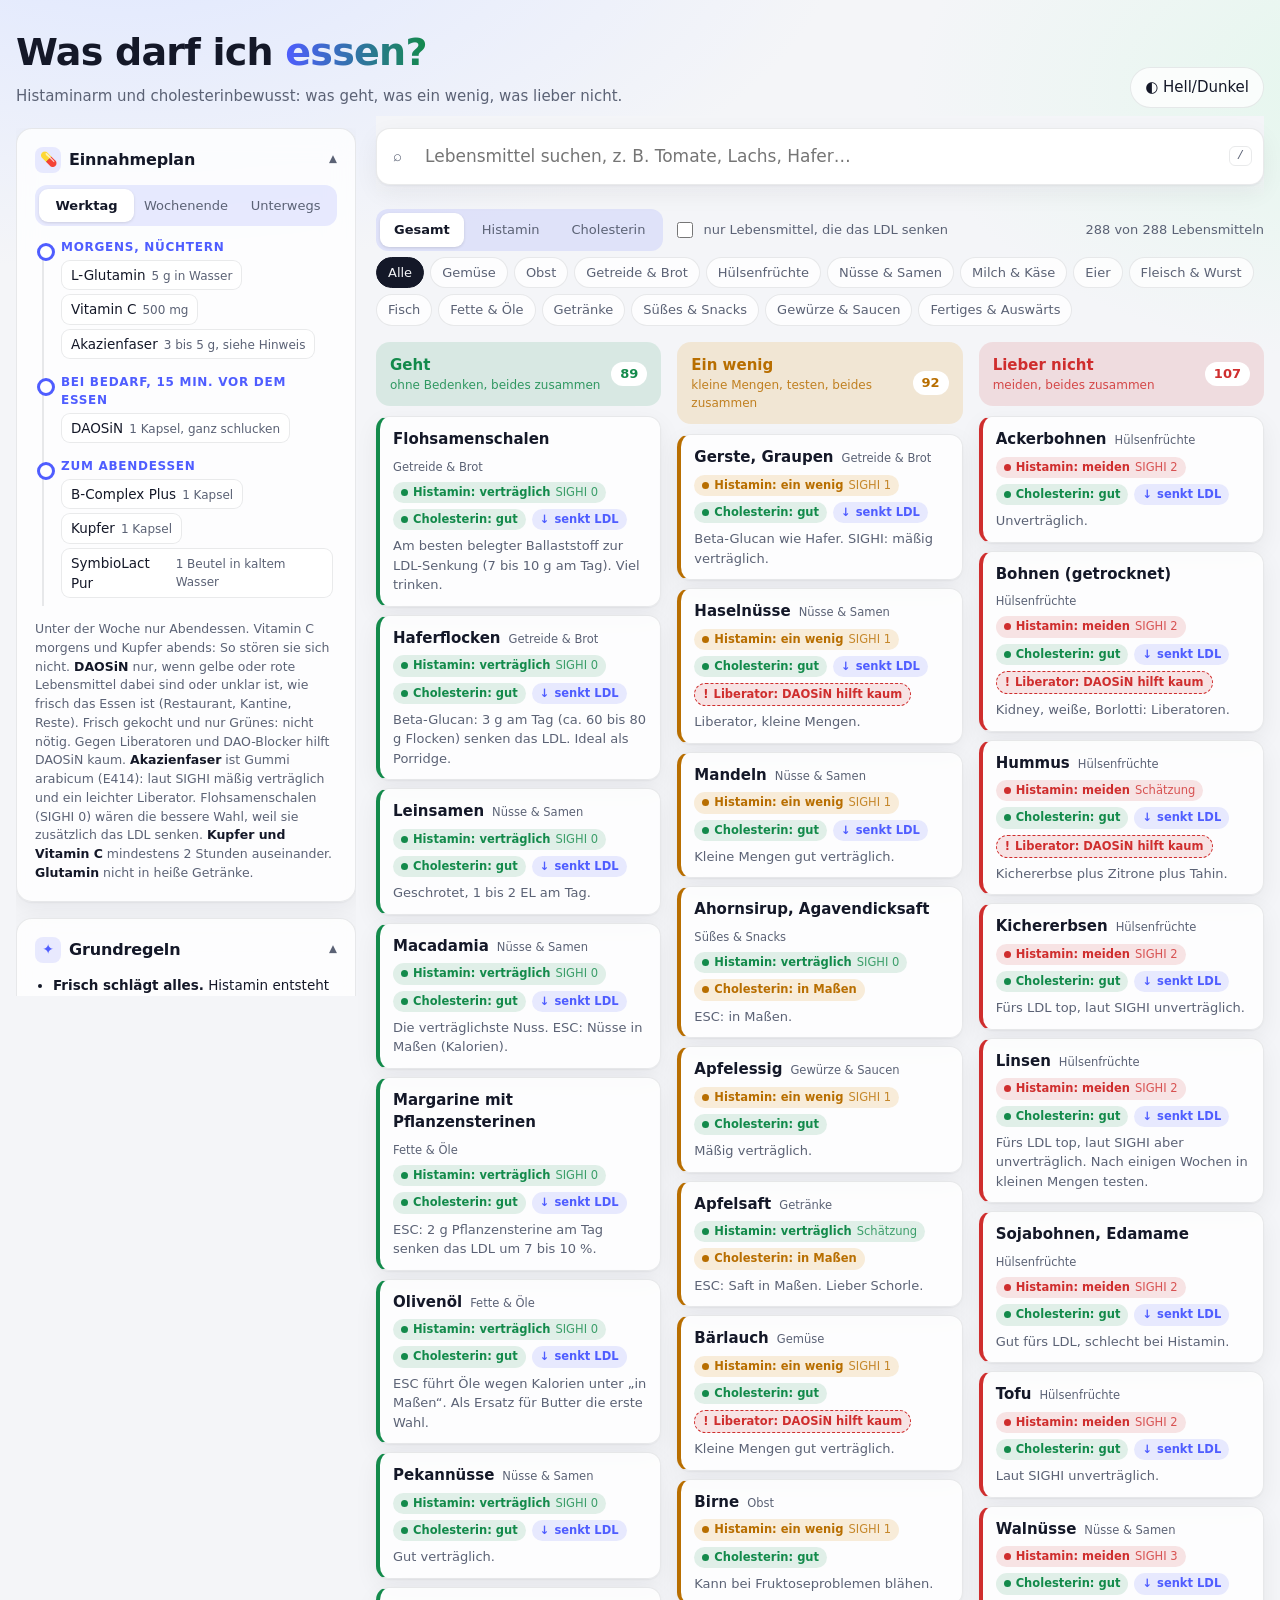
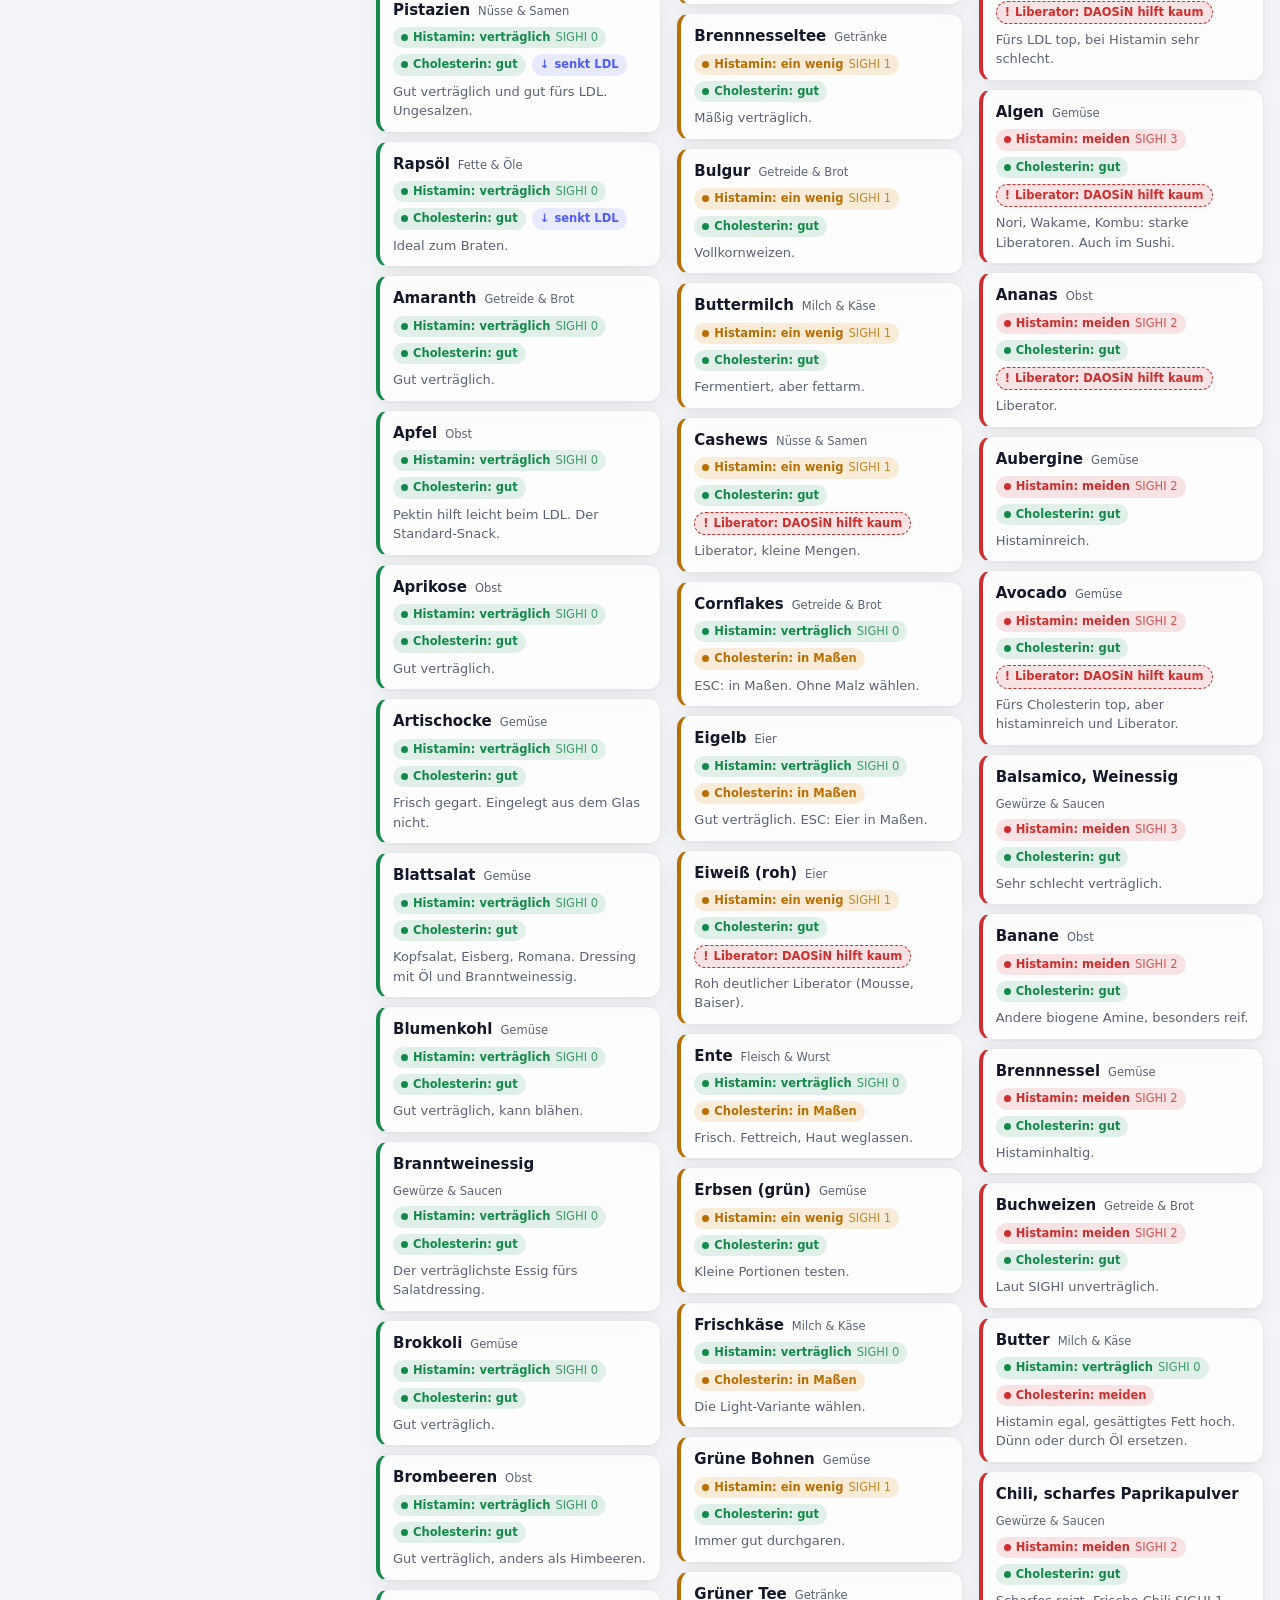
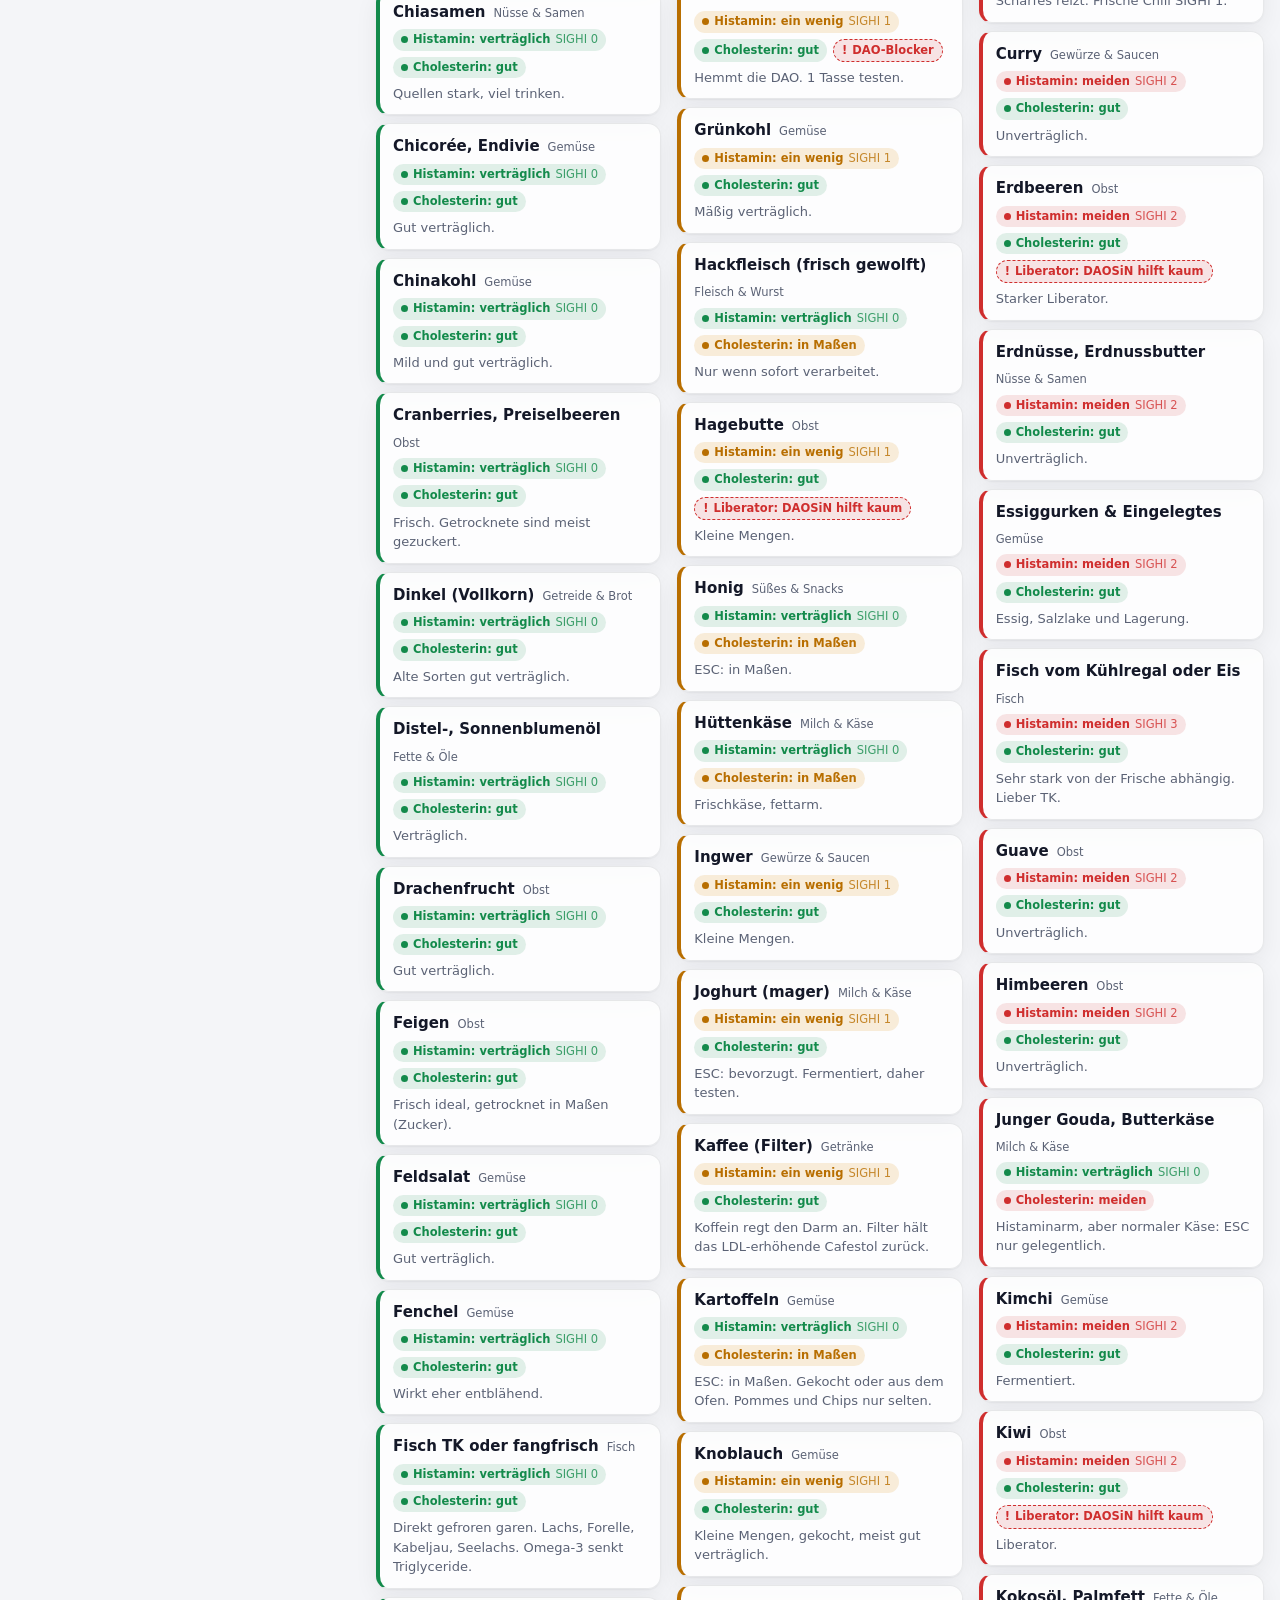
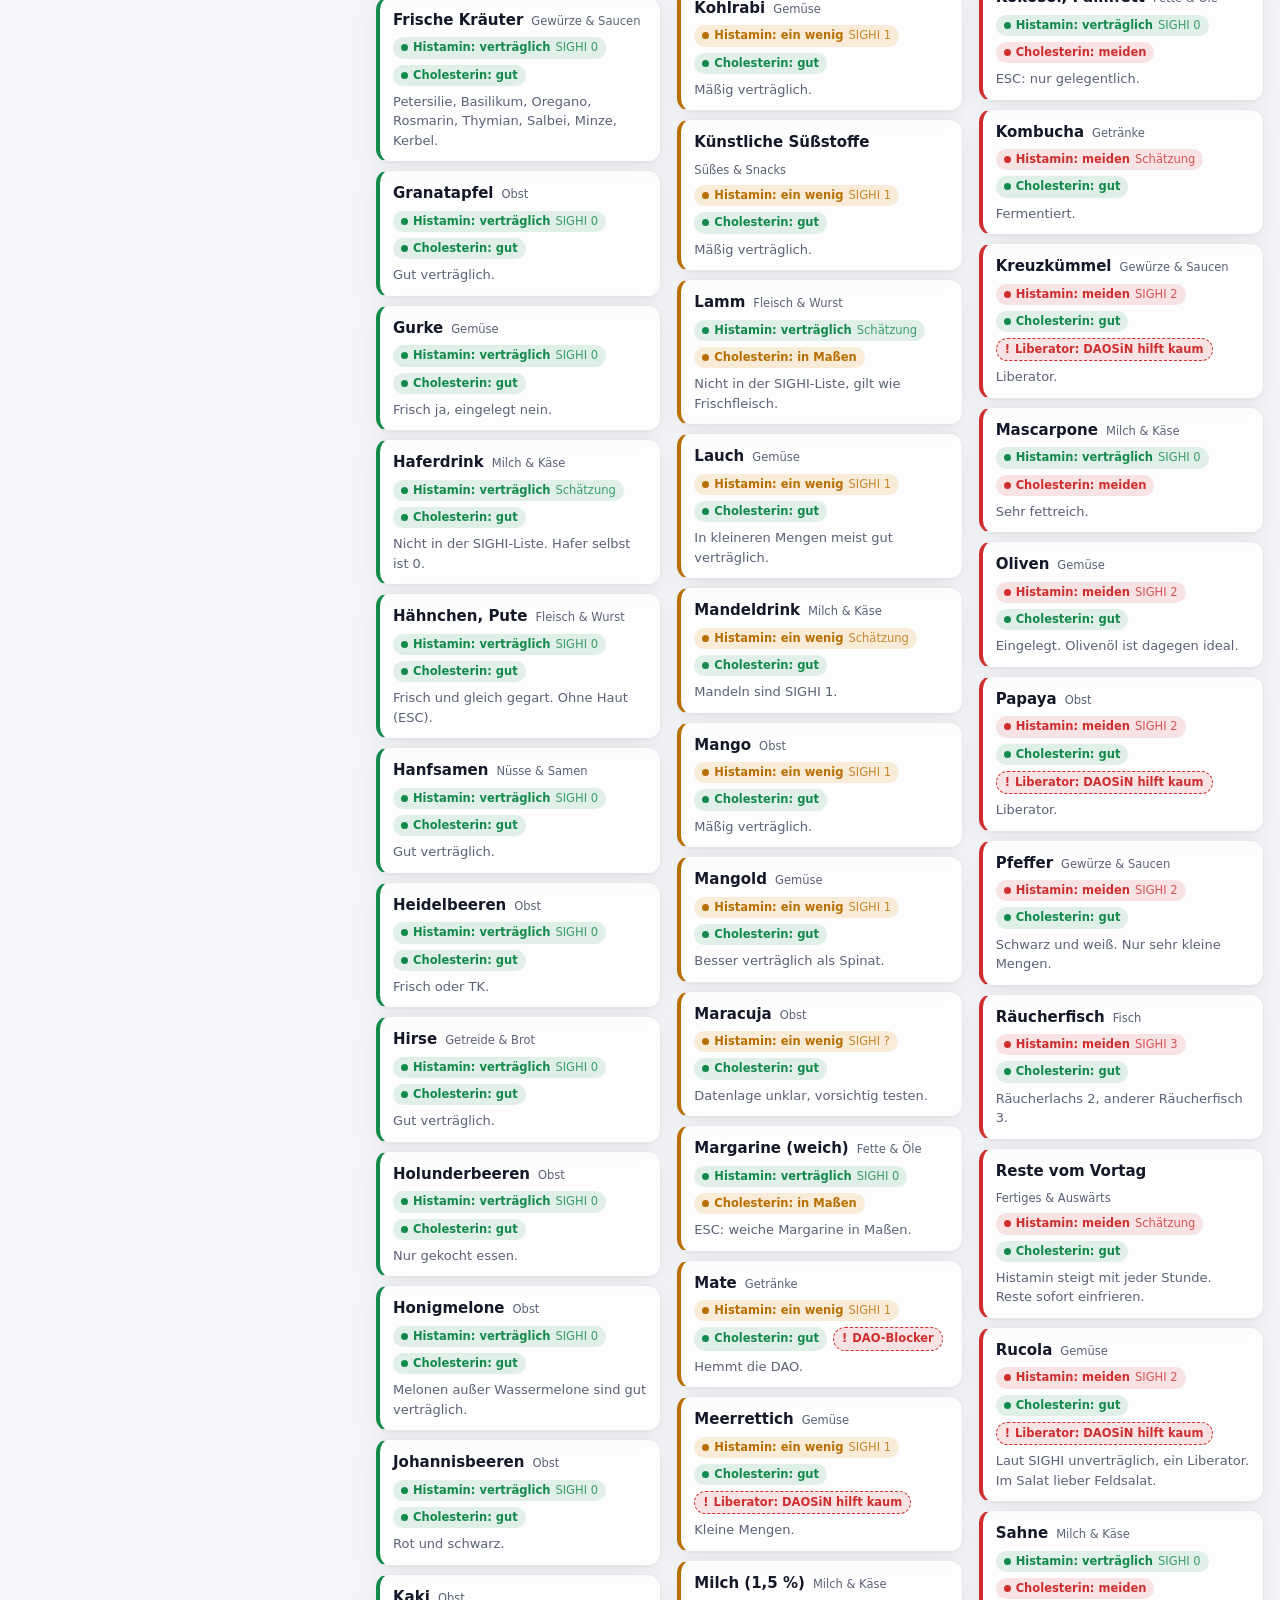
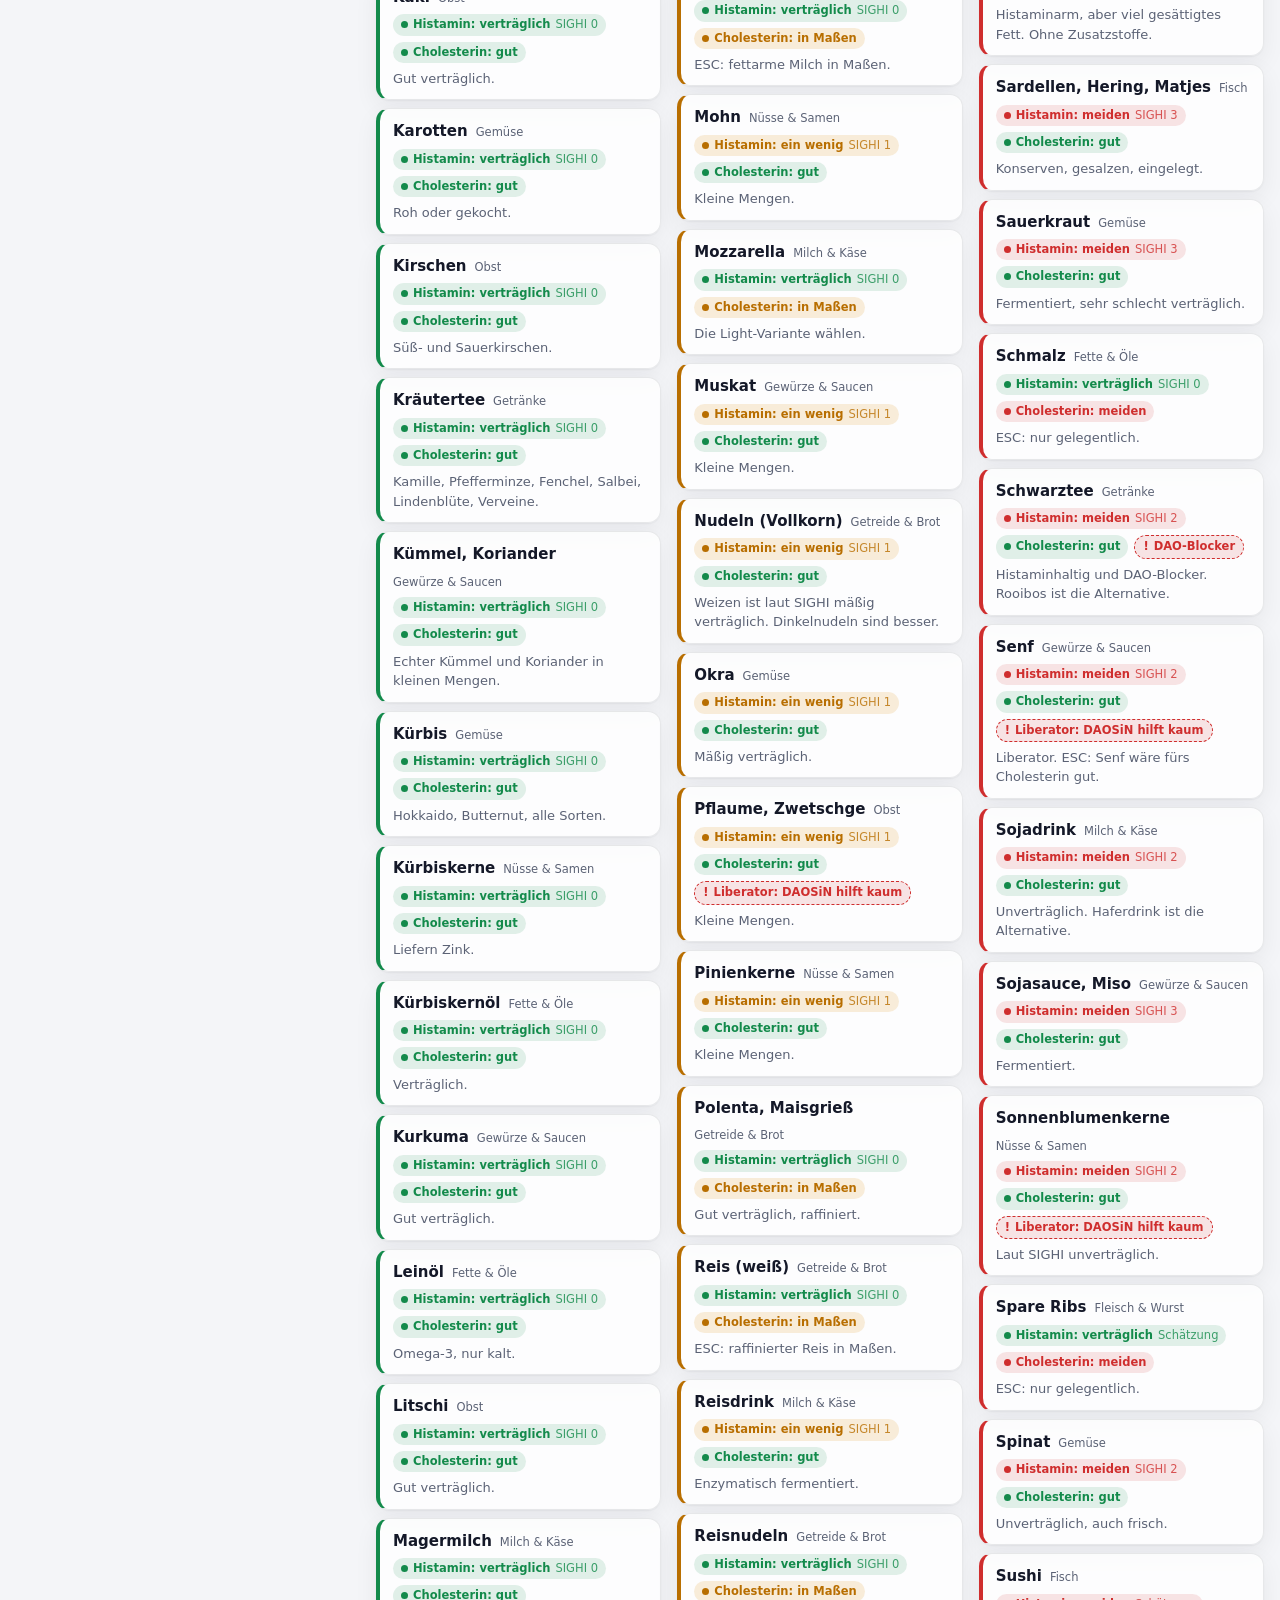
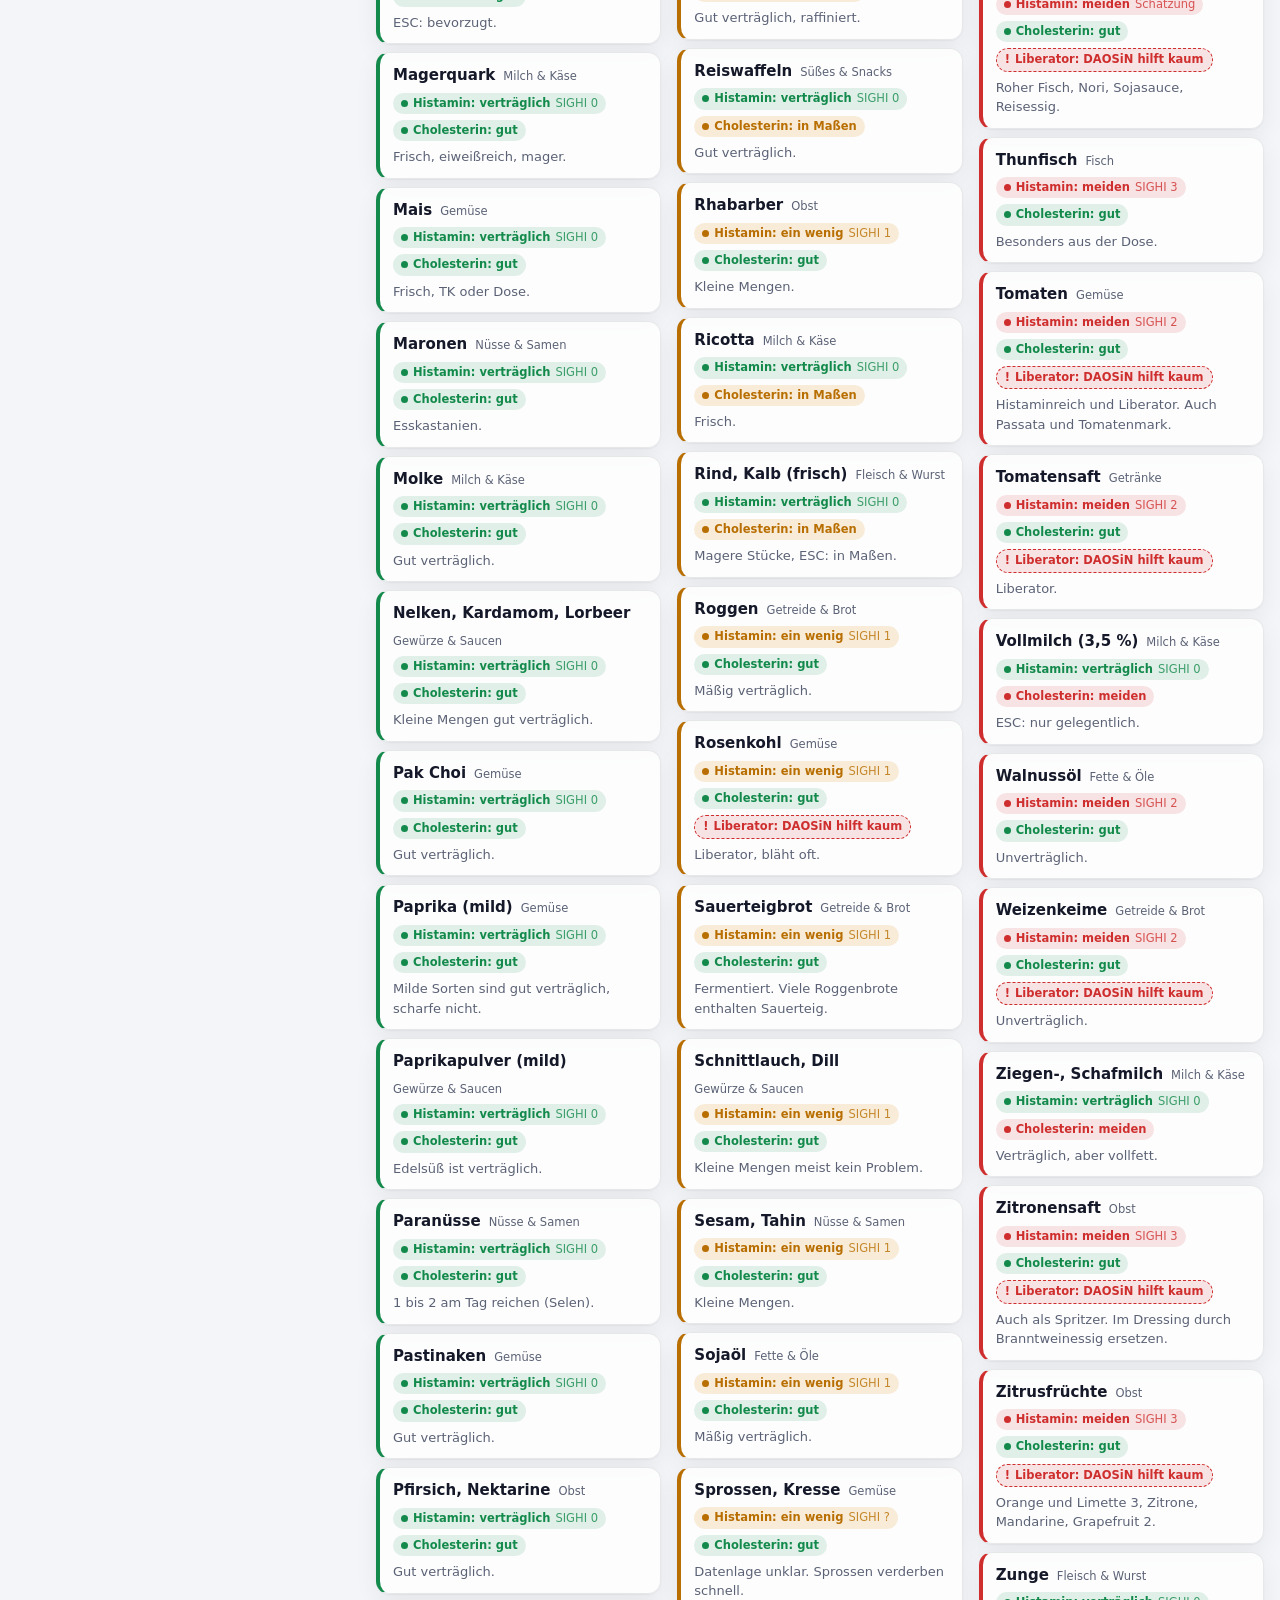
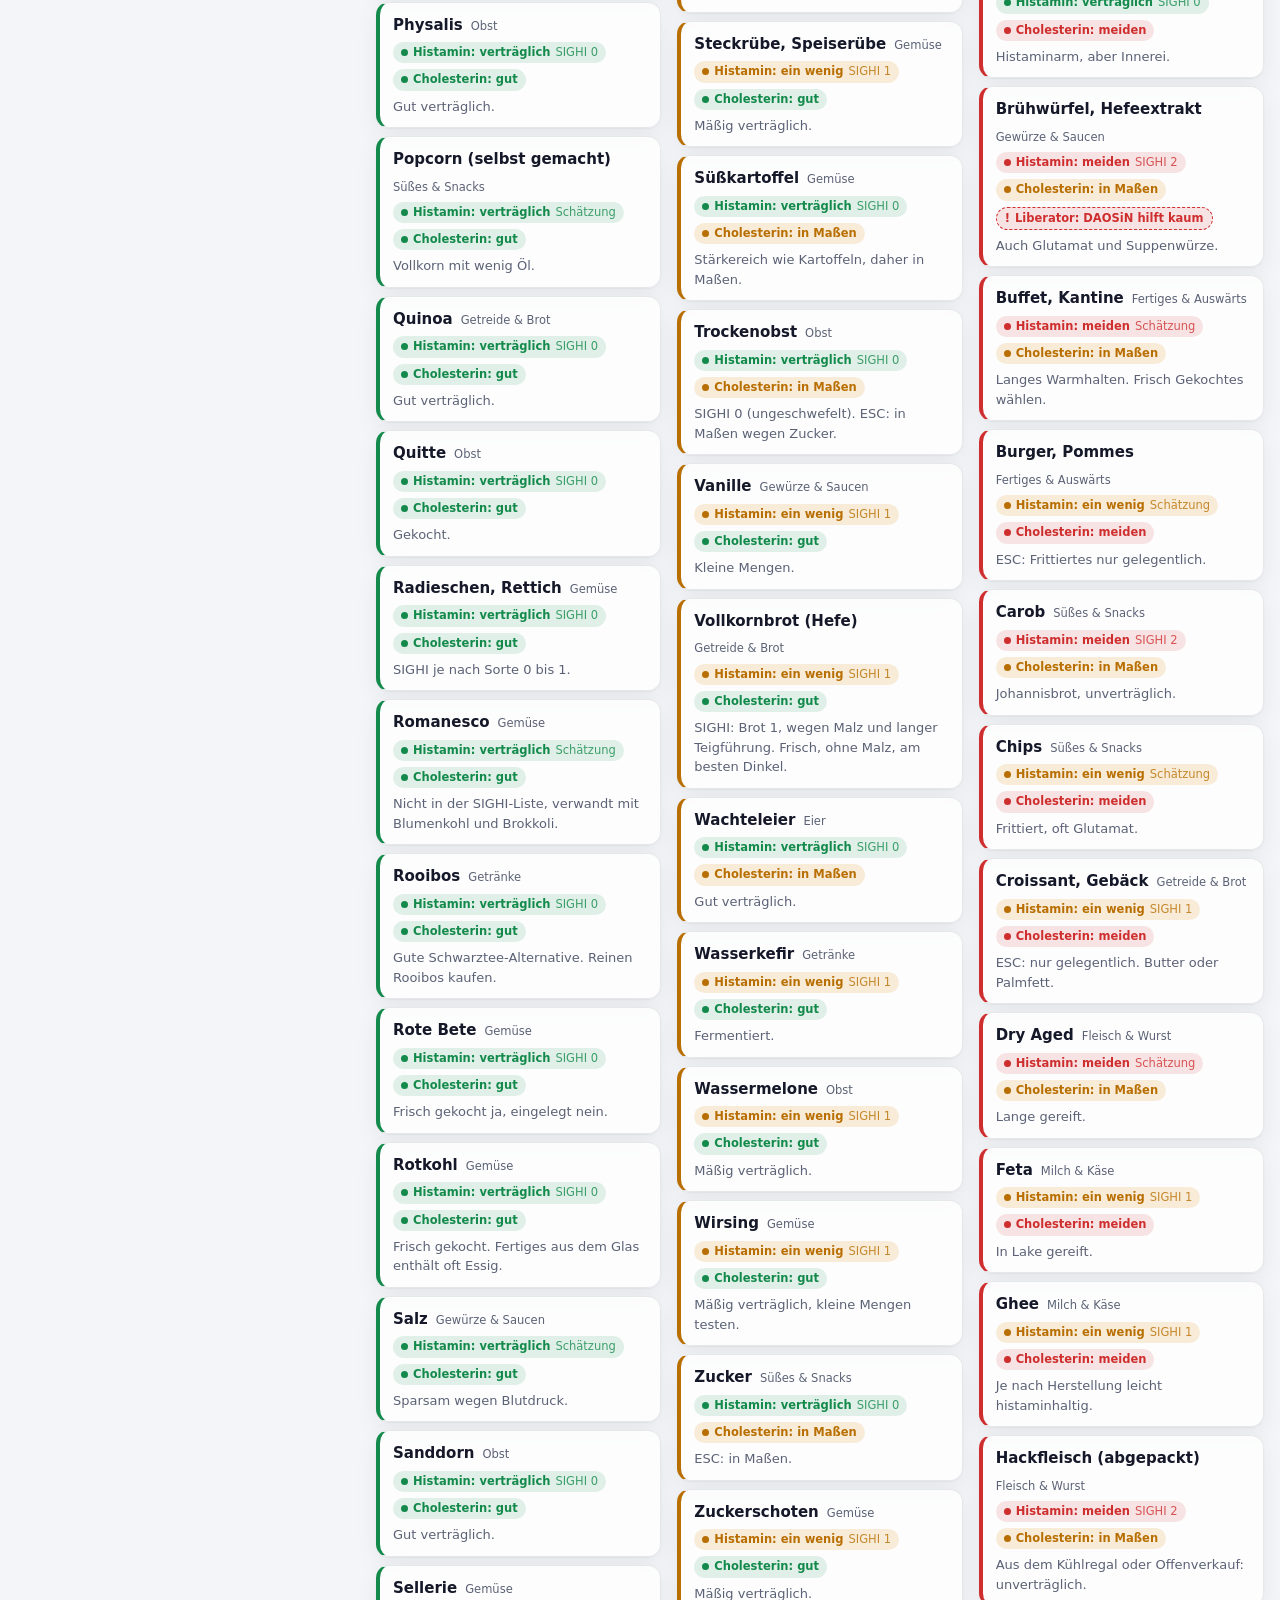
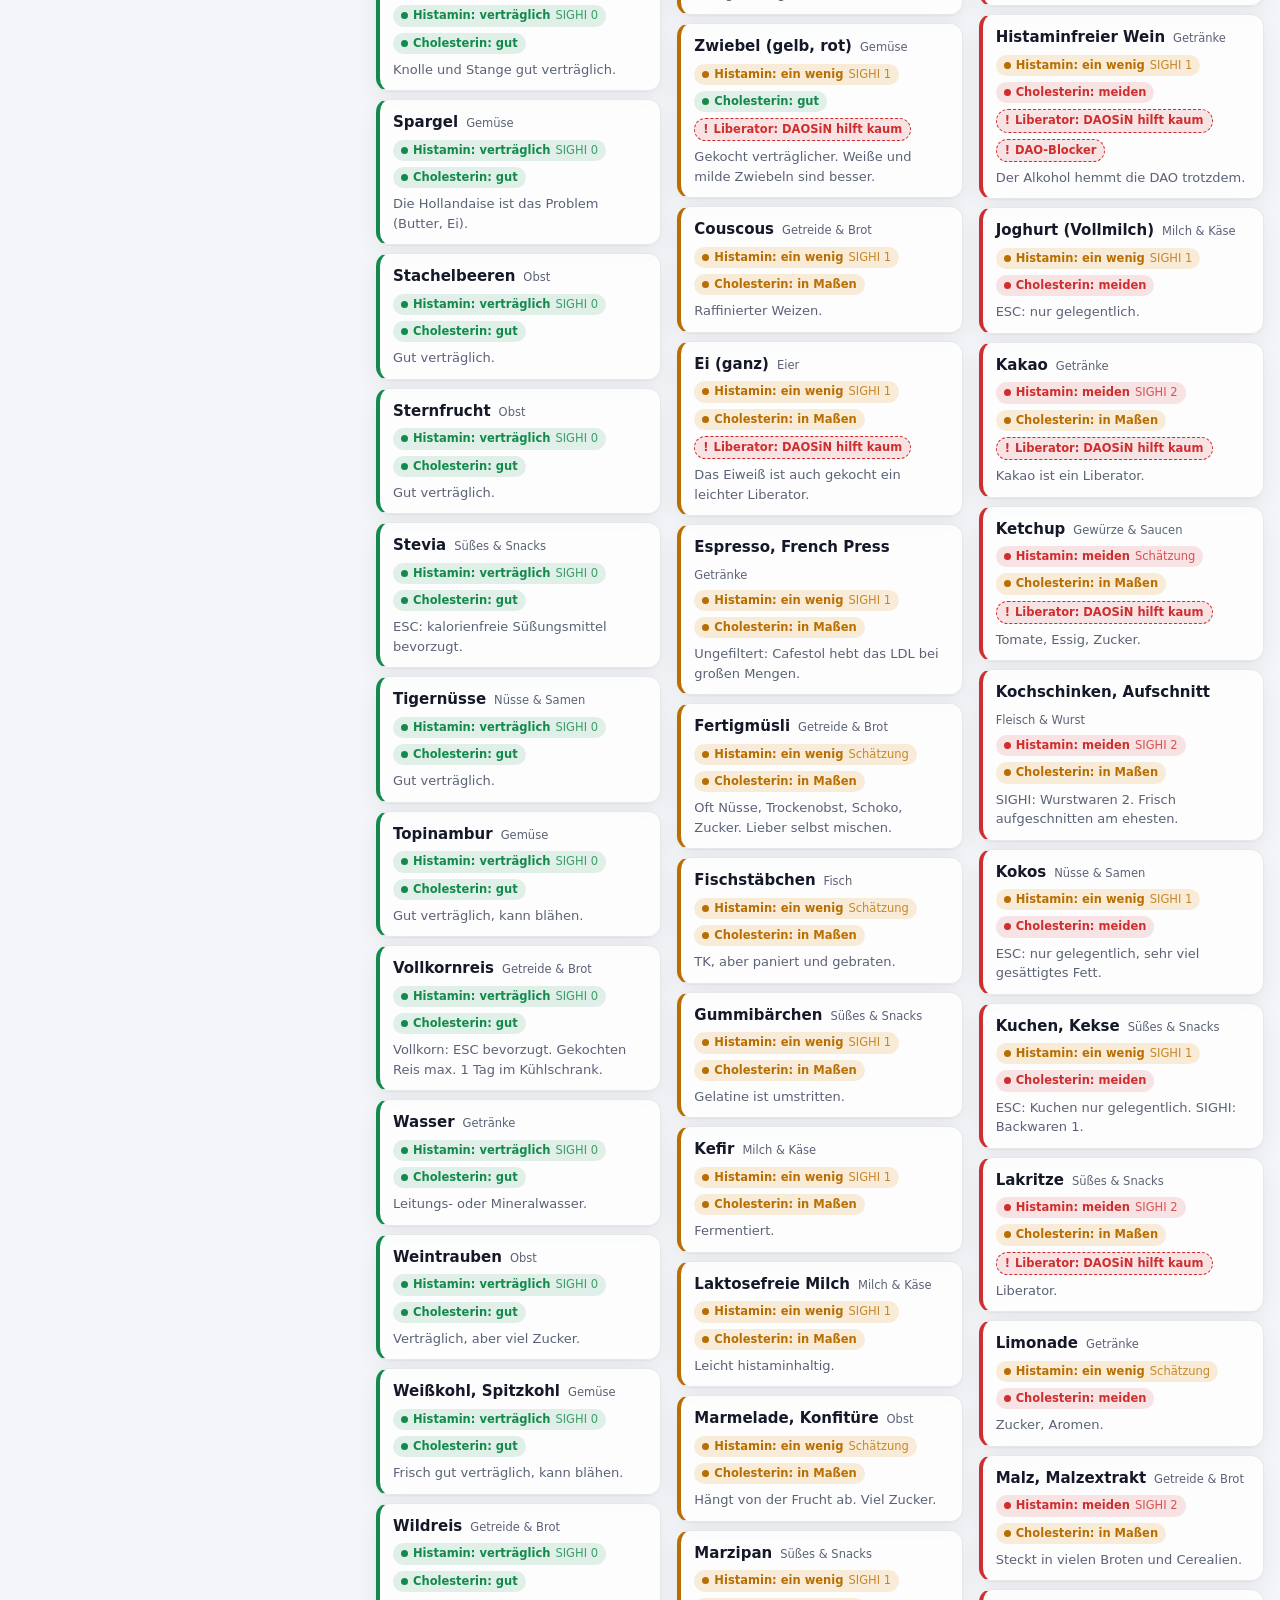
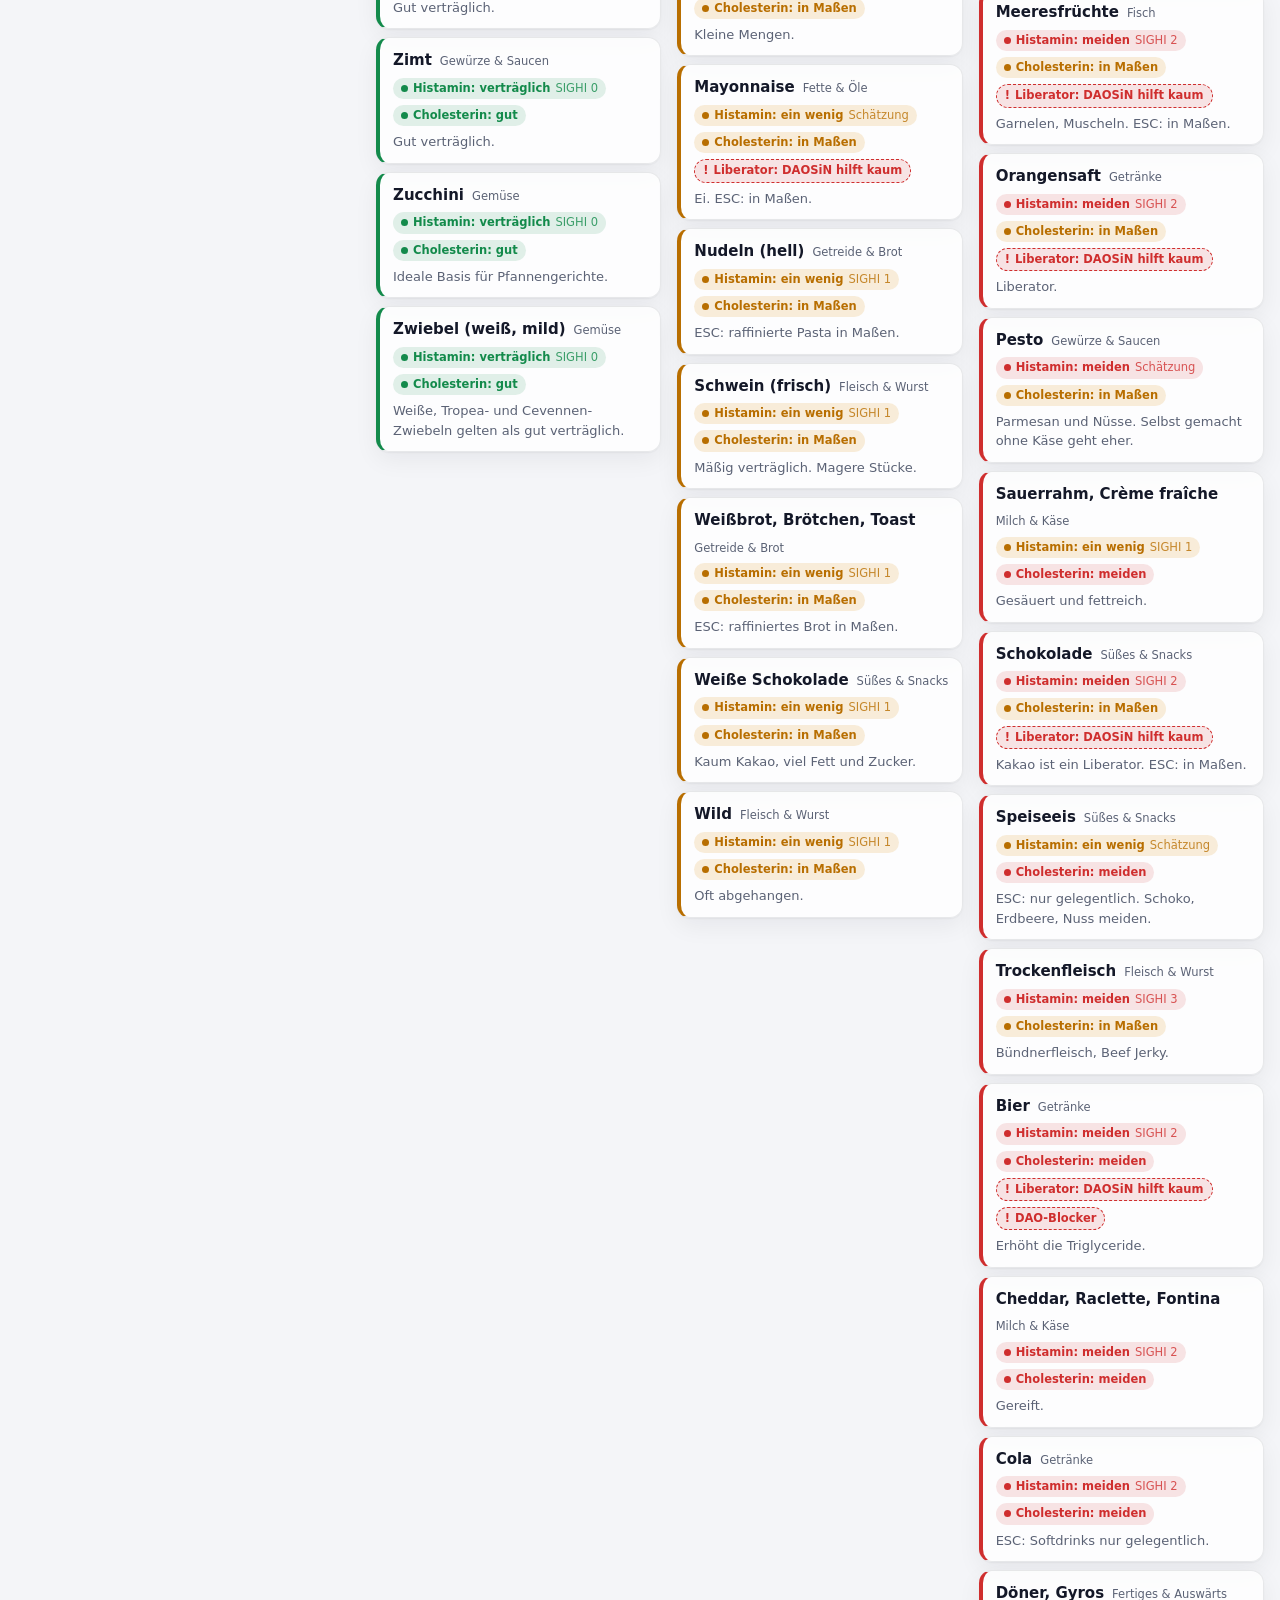
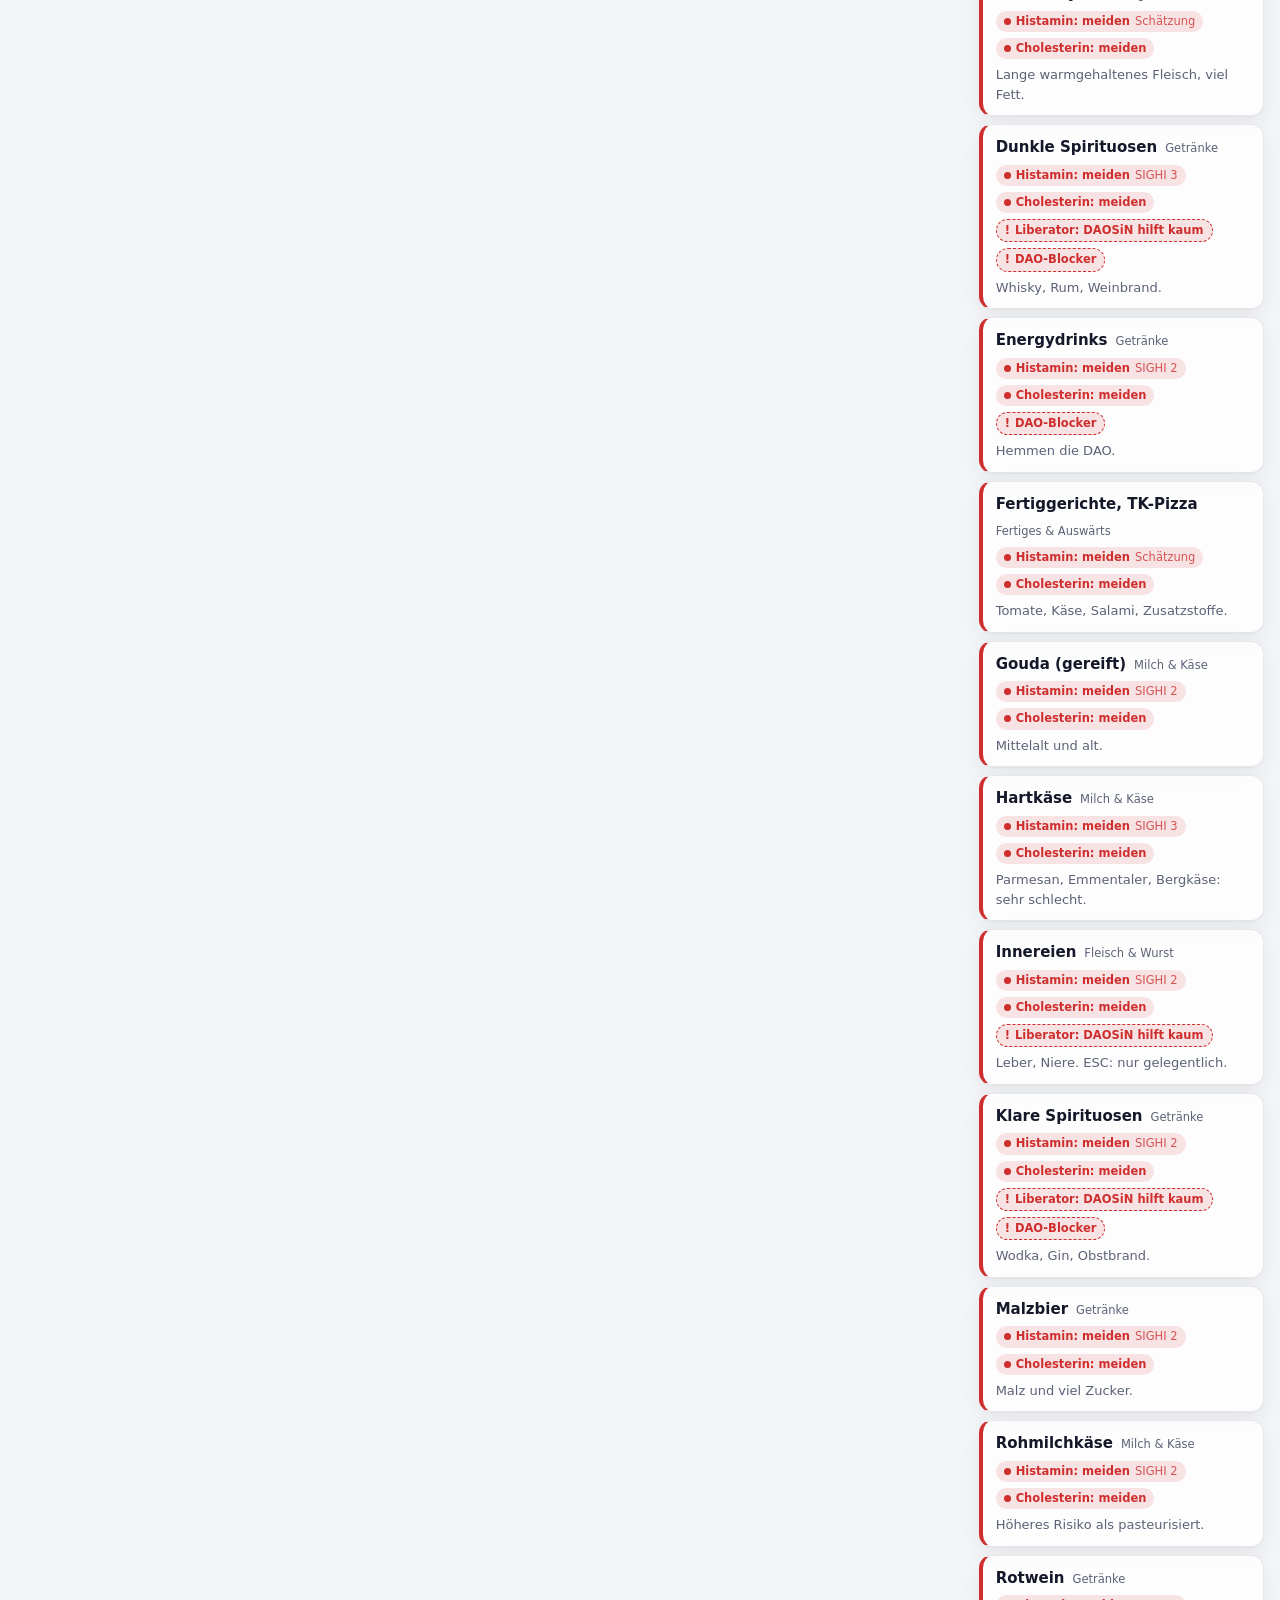
<file: static/essen/index.html>
<!doctype html>
<html lang="de">
<head>
<meta charset="utf-8">
<meta name="viewport" content="width=device-width, initial-scale=1">
<meta name="robots" content="noindex, nofollow, noarchive">
<title>Was darf ich essen?</title>
<style>
:root {
  --bg: #f4f5f8;
  --bg-grad: radial-gradient(1200px 600px at 10% -10%, #dfe7ff 0%, transparent 60%),
             radial-gradient(900px 500px at 110% 10%, #e3f7ec 0%, transparent 55%);
  --surface: rgba(255, 255, 255, 0.78);
  --surface-solid: #ffffff;
  --border: rgba(20, 24, 40, 0.09);
  --text: #141828;
  --muted: #5b6275;
  --accent: #4f5dff;
  --accent-soft: rgba(79, 93, 255, 0.12);
  --ok: #138a4b;
  --ok-soft: rgba(19, 138, 75, 0.12);
  --mid: #b86e00;
  --mid-soft: rgba(219, 140, 10, 0.15);
  --bad: #cf2e2e;
  --bad-soft: rgba(207, 46, 46, 0.12);
  --shadow: 0 1px 2px rgba(16, 20, 40, 0.05), 0 8px 24px rgba(16, 20, 40, 0.06);
  --radius: 16px;
}
@media (prefers-color-scheme: dark) {
  :root:not([data-theme="light"]) {
    --bg: #0d0f17;
    --bg-grad: radial-gradient(1200px 600px at 10% -10%, #1b2250 0%, transparent 60%),
               radial-gradient(900px 500px at 110% 10%, #0f3324 0%, transparent 55%);
    --surface: rgba(24, 27, 40, 0.78);
    --surface-solid: #181b28;
    --border: rgba(255, 255, 255, 0.08);
    --text: #e9ebf3;
    --muted: #9aa1b5;
    --accent: #8b95ff;
    --accent-soft: rgba(139, 149, 255, 0.16);
    --ok: #4ad68b;
    --ok-soft: rgba(74, 214, 139, 0.14);
    --mid: #f3b047;
    --mid-soft: rgba(243, 176, 71, 0.15);
    --bad: #ff6b6b;
    --bad-soft: rgba(255, 107, 107, 0.14);
    --shadow: 0 1px 2px rgba(0, 0, 0, 0.3), 0 8px 24px rgba(0, 0, 0, 0.25);
  }
}
:root[data-theme="dark"] {
  --bg: #0d0f17;
  --bg-grad: radial-gradient(1200px 600px at 10% -10%, #1b2250 0%, transparent 60%),
             radial-gradient(900px 500px at 110% 10%, #0f3324 0%, transparent 55%);
  --surface: rgba(24, 27, 40, 0.78);
  --surface-solid: #181b28;
  --border: rgba(255, 255, 255, 0.08);
  --text: #e9ebf3;
  --muted: #9aa1b5;
  --accent: #8b95ff;
  --accent-soft: rgba(139, 149, 255, 0.16);
  --ok: #4ad68b;
  --ok-soft: rgba(74, 214, 139, 0.14);
  --mid: #f3b047;
  --mid-soft: rgba(243, 176, 71, 0.15);
  --bad: #ff6b6b;
  --bad-soft: rgba(255, 107, 107, 0.14);
  --shadow: 0 1px 2px rgba(0, 0, 0, 0.3), 0 8px 24px rgba(0, 0, 0, 0.25);
}

* { box-sizing: border-box; }
html { -webkit-text-size-adjust: 100%; }
body {
  margin: 0;
  font: 15px/1.5 system-ui, -apple-system, "Segoe UI", Roboto, "Helvetica Neue", sans-serif;
  color: var(--text);
  background: var(--bg-grad), var(--bg);
  background-attachment: fixed;
  min-height: 100vh;
}
.wrap { max-width: 1320px; margin: 0 auto; padding: 24px 16px 64px; }

header.top { display: flex; align-items: flex-end; justify-content: space-between; gap: 16px;
  flex-wrap: wrap; margin-bottom: 20px; }
header.top h1 { margin: 0; font-size: clamp(26px, 4vw, 38px); letter-spacing: -0.02em;
  font-weight: 750; }
header.top h1 span { background: linear-gradient(90deg, var(--accent), var(--ok));
  -webkit-background-clip: text; background-clip: text; color: transparent; }
header.top p { margin: 4px 0 0; color: var(--muted); }
.theme-btn { border: 1px solid var(--border); background: var(--surface); color: var(--text);
  border-radius: 999px; padding: 8px 14px; cursor: pointer; font: inherit; }

.layout { display: grid; grid-template-columns: 340px minmax(0, 1fr); gap: 20px;
  align-items: start; }
@media (max-width: 960px) { .layout { grid-template-columns: 1fr; } }

.panel { background: var(--surface); backdrop-filter: blur(14px);
  -webkit-backdrop-filter: blur(14px); border: 1px solid var(--border);
  border-radius: var(--radius); box-shadow: var(--shadow); padding: 18px; }
aside { display: grid; gap: 16px; position: sticky; top: 16px; max-height: calc(100vh - 32px);
  overflow: auto; scrollbar-width: thin; }
@media (max-width: 960px) { aside { position: static; max-height: none; } }
.panel h2 { margin: 0 0 10px; font-size: 16px; letter-spacing: -0.01em; display: flex;
  align-items: center; gap: 8px; }
.panel h2 .ico { width: 26px; height: 26px; border-radius: 8px; display: grid;
  place-items: center; background: var(--accent-soft); color: var(--accent); font-size: 14px; }

.seg { display: flex; gap: 4px; padding: 4px; background: var(--accent-soft);
  border-radius: 12px; margin-bottom: 12px; }
.seg button { flex: 1; border: 0; background: transparent; color: var(--muted); font: inherit;
  font-size: 13px; padding: 7px 6px; border-radius: 9px; cursor: pointer;
  transition: background .2s, color .2s; white-space: nowrap; }
.seg button[aria-pressed="true"] { background: var(--surface-solid); color: var(--text);
  box-shadow: 0 1px 3px rgba(0,0,0,.12); font-weight: 600; }

.timeline { list-style: none; margin: 0; padding: 0; position: relative; }
.timeline::before { content: ""; position: absolute; left: 7px; top: 6px; bottom: 6px;
  width: 2px; background: var(--border); }
.timeline li { position: relative; padding: 0 0 14px 26px; animation: rise .35s ease both; }
.timeline li::before { content: ""; position: absolute; left: 2px; top: 5px; width: 12px;
  height: 12px; border-radius: 50%; background: var(--surface-solid);
  border: 3px solid var(--accent); }
.timeline .when { font-size: 12px; text-transform: uppercase; letter-spacing: .06em;
  color: var(--accent); font-weight: 700; }
.pill { display: inline-flex; align-items: baseline; gap: 6px; margin: 4px 4px 0 0;
  padding: 4px 9px; border-radius: 9px; background: var(--surface-solid);
  border: 1px solid var(--border); font-size: 13.5px; }
.pill small { color: var(--muted); font-size: 12px; }
.hint { font-size: 12.5px; color: var(--muted); margin: 8px 0 0; }
.hint b { color: var(--text); }

.plan .seg { margin-top: 12px; }
@media (pointer: coarse), (max-width: 600px) {
  .chips .chip { padding: 9px 14px; }
  label.toggle { padding: 10px 0; }
  label.toggle input { width: 20px; height: 20px; }
  .panel .seg button, .controls .seg button { padding: 10px 6px; }
  .controls .seg { flex: 1 1 100%; }
}
.rules { margin: 12px 0 0; padding-left: 18px; font-size: 13.5px; }
.rules li { margin-bottom: 6px; }

details.vals summary { cursor: pointer; list-style: none; }
details.vals summary::-webkit-details-marker { display: none; }
details.vals summary h2 { margin: 0; }
details.vals summary h2::after { content: "▾"; margin-left: auto; color: var(--muted);
  transition: transform .2s; }
details.vals[open] summary h2::after { transform: rotate(180deg); }

.searchbar { position: sticky; top: 0; z-index: 5; padding: 12px 0; margin-top: -12px;
  background: linear-gradient(var(--bg) 70%, transparent); }
.search { position: relative; }
.search input { width: 100%; font: inherit; font-size: 17px; padding: 15px 48px 15px 48px;
  border-radius: 14px; border: 1px solid var(--border); background: var(--surface-solid);
  color: var(--text); box-shadow: var(--shadow); outline: none;
  transition: border-color .2s, box-shadow .2s; }
.search input:focus { border-color: var(--accent); box-shadow: 0 0 0 4px var(--accent-soft); }
.search .mag { position: absolute; left: 17px; top: 50%; transform: translateY(-50%);
  color: var(--muted); pointer-events: none; }
.search kbd, .search .clear { position: absolute; right: 12px; top: 50%;
  transform: translateY(-50%); }
.search kbd { font: 12px ui-monospace, monospace; color: var(--muted); padding: 2px 7px;
  border: 1px solid var(--border); border-radius: 6px; }
.search .clear { border: 0; background: var(--accent-soft); color: var(--accent);
  width: 28px; height: 28px; border-radius: 50%; cursor: pointer; display: none;
  font-size: 15px; }
.search.has-text .clear { display: block; }
.search.has-text kbd { display: none; }
@media (hover: none) { .search kbd { display: none; } }

.controls { display: flex; flex-wrap: wrap; gap: 10px; align-items: center; margin: 12px 0 6px; }
.controls .seg { margin: 0; flex: 0 1 auto; }
.controls .seg button { padding: 7px 14px; }
.chips { display: flex; gap: 6px; flex-wrap: wrap; margin: 6px 0 16px; }
.chip { border: 1px solid var(--border); background: var(--surface); color: var(--muted);
  font: inherit; font-size: 13px; padding: 5px 11px; border-radius: 999px; cursor: pointer;
  transition: all .15s; }
.chip:hover { color: var(--text); }
.chip[aria-pressed="true"] { background: var(--text); color: var(--bg); border-color: var(--text); }
.toggle { display: inline-flex; align-items: center; gap: 7px; font-size: 13px;
  color: var(--muted); cursor: pointer; user-select: none; }
.toggle input { accent-color: var(--ok); width: 16px; height: 16px; }

.cols { display: grid; grid-template-columns: repeat(3, minmax(0, 1fr)); gap: 16px; }
@media (max-width: 1180px) { .cols { grid-template-columns: 1fr; } }
.col-head { display: flex; align-items: center; gap: 10px; padding: 12px 14px;
  border-radius: 14px; margin-bottom: 10px; font-weight: 700; }
.col-head .count { margin-left: auto; font-variant-numeric: tabular-nums; font-size: 13px;
  padding: 2px 9px; border-radius: 999px; background: var(--surface-solid); }
.col-head small { display: block; font-weight: 400; font-size: 12px; opacity: .85; }
.c0 .col-head { background: var(--ok-soft); color: var(--ok); }
.c1 .col-head { background: var(--mid-soft); color: var(--mid); }
.c2 .col-head { background: var(--bad-soft); color: var(--bad); }
.list { display: grid; gap: 8px; }
.empty { color: var(--muted); font-size: 13px; padding: 6px 14px; }

.card { background: var(--surface); border: 1px solid var(--border); border-radius: 13px;
  padding: 11px 13px; box-shadow: var(--shadow); animation: rise .3s ease both;
  border-left: 4px solid transparent; transition: transform .15s; }
.card:hover { transform: translateY(-1px); }
.c0 .card { border-left-color: var(--ok); }
.c1 .card { border-left-color: var(--mid); }
.c2 .card { border-left-color: var(--bad); }
.card-top { display: flex; align-items: baseline; gap: 8px; flex-wrap: wrap; }
.card h3 { margin: 0; font-size: 15px; font-weight: 650; }
.card .cat { font-size: 11.5px; color: var(--muted); }
.card mark { background: var(--accent-soft); color: inherit; border-radius: 3px; padding: 0 1px; }
.badges { display: flex; gap: 6px; flex-wrap: wrap; margin-top: 6px; }
.badge { font-size: 11.5px; padding: 2px 8px; border-radius: 999px; display: inline-flex;
  align-items: center; gap: 5px; font-weight: 600; }
.badge::before { content: ""; width: 7px; height: 7px; border-radius: 50%; background: currentColor; }
.b0 { background: var(--ok-soft); color: var(--ok); }
.b1 { background: var(--mid-soft); color: var(--mid); }
.b2 { background: var(--bad-soft); color: var(--bad); }
.badge.plus { background: var(--accent-soft); color: var(--accent); }
.badge .src { font-weight: 400; opacity: .8; }
.badge.warn { background: var(--bad-soft); color: var(--bad); border: 1px dashed currentColor; }
.badge.warn::before { content: "!"; background: none; width: auto; height: auto; }
.badge.plus::before { content: "↓"; background: none; width: auto; height: auto; }
.card p { margin: 6px 0 0; font-size: 13px; color: var(--muted); }

.stat { font-size: 13px; color: var(--muted); margin-left: auto; }
footer { margin-top: 36px; font-size: 12.5px; color: var(--muted); max-width: 820px; }

@media (max-width: 960px) {
  /* Phones: search first, title last. Flatten the grid so every block can be reordered. */
  .wrap { display: flex; flex-direction: column; padding-top: 4px; }
  .layout, aside, main { display: contents; }
  .searchbar { order: 1; margin-top: 0; }
  #plan { order: 2; margin-top: 4px; }
  #rules { order: 3; margin-top: 12px; }
  .controls { order: 4; margin-top: 16px; }
  .chips { order: 5; }
  .cols { order: 6; }
  header.top { order: 7; margin: 36px 0 0; }
  footer { order: 8; }
}
@keyframes rise { from { opacity: 0; transform: translateY(6px); } to { opacity: 1; transform: none; } }
@media (prefers-reduced-motion: reduce) {
  *, *::before, *::after { animation: none !important; transition: none !important; }
}
</style>
</head>
<body>
<div class="wrap">
  <header class="top">
    <div>
      <h1>Was darf ich <span>essen?</span></h1>
      <p>Histaminarm und cholesterinbewusst: was geht, was ein wenig, was lieber nicht.</p>
    </div>
    <button class="theme-btn" id="themeBtn" type="button" aria-label="Farbschema wechseln">◐ Hell/Dunkel</button>
  </header>

  <div class="layout">
    <aside>
      <details class="panel vals plan" id="plan">
        <summary><h2 id="planTitle"><span class="ico">💊</span>Einnahmeplan</h2></summary>
        <div class="seg" role="group" aria-label="Tagesablauf">
          <button type="button" data-plan="weekday" aria-pressed="true">Werktag</button>
          <button type="button" data-plan="weekend" aria-pressed="false">Wochenende</button>
          <button type="button" data-plan="travel" aria-pressed="false">Unterwegs</button>
        </div>
        <ol class="timeline" id="timeline"></ol>
        <p class="hint" id="planHint"></p>
      </details>

      <details class="panel vals" id="rules">
        <summary><h2><span class="ico">✦</span>Grundregeln</h2></summary>
        <ul class="rules">
          <li><b>Frisch schlägt alles.</b> Histamin entsteht beim Lagern. Reste sofort einfrieren, nicht im Kühlschrank aufheben.</li>
          <li><b>Alkohol</b> hemmt die DAO und treibt Triglyceride und Leberwerte hoch. Er ist der schlechteste Begleiter für beides.</li>
          <li><b>Täglich Hafer, Gerste, Leinsamen oder Flohsamen.</b> Lösliche Ballaststoffe senken das LDL nachweislich.</li>
          <li><b>Liberatoren</b> (Zitrus, Erdbeere, Tomate, Nüsse, Schokolade) setzen
            körpereigenes Histamin frei. DAOSiN baut nur Histamin aus dem Essen ab und hilft
            dagegen kaum. Diese Lebensmittel sind auf den Karten markiert.</li>
          <li><b>DAO-Blocker</b> (Alkohol, Schwarz- und Grüntee, Mate, Energydrinks) hemmen das
            Enzym selbst. Auch eine Kapsel davor rettet das wenig.</li>
          <li><b>Öl statt Butter.</b> Oliven- und Rapsöl statt Butter, Sahne, Kokosfett und Wurst.</li>
          <li><b>Fisch nur tiefgekühlt oder fangfrisch</b>, nie aus der Dose, geräuchert oder mariniert.</li>
          <li><b>Bewegung</b> von 150 Minuten pro Woche hebt das HDL und senkt die Triglyceride.</li>
          <li>Die Ampel ist eine Orientierung. Die Verträglichkeit ist individuell, ein kurzes Essenstagebuch hilft.</li>
        </ul>
      </details>

    </aside>

    <main>
      <div class="searchbar">
        <div class="search" id="searchBox">
          <span class="mag" aria-hidden="true">⌕</span>
          <input id="q" type="search" placeholder="Lebensmittel suchen, z. B. Tomate, Lachs, Hafer…"
                 autocomplete="off" spellcheck="false" aria-label="Lebensmittel suchen">
          <kbd>/</kbd>
          <button class="clear" id="clearBtn" type="button" aria-label="Suche leeren">×</button>
        </div>
      </div>

      <div class="controls">
        <div class="seg" role="group" aria-label="Gruppierung">
          <button type="button" data-view="all" aria-pressed="true">Gesamt</button>
          <button type="button" data-view="h" aria-pressed="false">Histamin</button>
          <button type="button" data-view="c" aria-pressed="false">Cholesterin</button>
        </div>
        <label class="toggle"><input type="checkbox" id="onlyPlus"> nur Lebensmittel, die das LDL senken</label>
        <span class="stat" id="stat"></span>
      </div>
      <div class="chips" id="chips"></div>

      <div class="cols" id="cols"></div>

      <footer>
        <b>Histamin:</b> Lebensmittel-Verträglichkeitsliste der SIGHI (Schweizerische
        Interessengemeinschaft Histamin-Intoleranz), Stand 29.08.2024. SIGHI 0 ergibt „geht“,
        1 „ein wenig“, 2 und 3 „meiden“, „?“ steht für unklare Daten. „Schätzung“ heißt: nicht in
        der Liste, abgeleitet aus den Zutaten. Liberatoren (L) und DAO-Blocker (B) stammen ebenfalls
        aus der SIGHI-Liste.<br><br>
        <b>Cholesterin:</b> ESC/EAS-Leitlinie Dyslipidämie 2019, Tabelle 9 („bevorzugen“, „in Maßen“,
        „nur gelegentlich“). Das Update von 2025 lässt die Ernährungsempfehlungen unverändert.
        Bewusste Abweichung: Pflanzenöle und Nüsse führt die ESC wegen ihrer Kalorien unter „in
        Maßen“. Hier stehen sie als „gut“, weil sie als Ersatz für Butter und Wurst das LDL senken.
        <br><br>Keine ärztliche Beratung, die individuelle Verträglichkeit kann abweichen.
      </footer>
    </main>
  </div>
</div>

<script>
"use strict";

const CATS = {
  gemuese: "Gemüse", obst: "Obst", getreide: "Getreide & Brot", huelsen: "Hülsenfrüchte",
  nuesse: "Nüsse & Samen", milch: "Milch & Käse", ei: "Eier", fleisch: "Fleisch & Wurst",
  fisch: "Fisch", fett: "Fette & Öle", getraenke: "Getränke", suess: "Süßes & Snacks",
  wuerze: "Gewürze & Saucen", fertig: "Fertiges & Auswärts",
};

/*
 * [name, category, sighi, cholesterol, lowersLdl, flags, note, aliases]
 * sighi: SIGHI score "0".."3" or "?" (list of 2024-08-29); "e0".."e2" marks foods the list
 *   does not contain, rated by analogy.
 * cholesterol: ESC/EAS 2019 table 9: 0 preferred, 1 in moderation, 2 occasionally.
 * flags: L = histamine liberator, B = DAO blocker (both from SIGHI).
 */
const FOODS = [
  ["Kartoffeln", "gemuese", "0", 1, 0, "", "ESC: in Maßen. Gekocht oder aus dem Ofen. Pommes und Chips nur selten.", "erdaepfel"],
  ["Süßkartoffel", "gemuese", "0", 1, 0, "", "Stärkereich wie Kartoffeln, daher in Maßen.", ""],
  ["Karotten", "gemuese", "0", 0, 0, "", "Roh oder gekocht.", "moehren rueebli mohrrueben"],
  ["Pastinaken", "gemuese", "0", 0, 0, "", "Gut verträglich.", "pastinake"],
  ["Topinambur", "gemuese", "0", 0, 0, "", "Gut verträglich, kann blähen.", ""],
  ["Zucchini", "gemuese", "0", 0, 0, "", "Ideale Basis für Pfannengerichte.", "zucchetti"],
  ["Gurke", "gemuese", "0", 0, 0, "", "Frisch ja, eingelegt nein.", "salatgurke"],
  ["Kürbis", "gemuese", "0", 0, 0, "", "Hokkaido, Butternut, alle Sorten.", "hokkaido butternut"],
  ["Fenchel", "gemuese", "0", 0, 0, "", "Wirkt eher entblähend.", ""],
  ["Spargel", "gemuese", "0", 0, 0, "", "Die Hollandaise ist das Problem (Butter, Ei).", ""],
  ["Artischocke", "gemuese", "0", 0, 0, "", "Frisch gegart. Eingelegt aus dem Glas nicht.", "artischocken"],
  ["Rote Bete", "gemuese", "0", 0, 0, "", "Frisch gekocht ja, eingelegt nein.", "rote beete randen"],
  ["Mais", "gemuese", "0", 0, 0, "", "Frisch, TK oder Dose.", "maiskolben zuckermais"],
  ["Blattsalat", "gemuese", "0", 0, 0, "", "Kopfsalat, Eisberg, Romana. Dressing mit Öl und Branntweinessig.", "salat kopfsalat eisberg romana lollo"],
  ["Feldsalat", "gemuese", "0", 0, 0, "", "Gut verträglich.", "ackersalat vogerlsalat nuesslisalat"],
  ["Chicorée, Endivie", "gemuese", "0", 0, 0, "", "Gut verträglich.", "chicoree endiviensalat radicchio"],
  ["Rucola", "gemuese", "2", 0, 0, "L", "Laut SIGHI unverträglich, ein Liberator. Im Salat lieber Feldsalat.", "rauke"],
  ["Paprika (mild)", "gemuese", "0", 0, 0, "", "Milde Sorten sind gut verträglich, scharfe nicht.", "spitzpaprika gemuesepaprika"],
  ["Sellerie", "gemuese", "0", 0, 0, "", "Knolle und Stange gut verträglich.", "staudensellerie knollensellerie stangensellerie"],
  ["Radieschen, Rettich", "gemuese", "0", 0, 0, "", "SIGHI je nach Sorte 0 bis 1.", "rettich radieschen"],
  ["Zwiebel (gelb, rot)", "gemuese", "1", 0, 0, "L", "Gekocht verträglicher. Weiße und milde Zwiebeln sind besser.", "zwiebeln fruehlingszwiebel schalotte"],
  ["Zwiebel (weiß, mild)", "gemuese", "0", 0, 0, "", "Weiße, Tropea- und Cevennen-Zwiebeln gelten als gut verträglich.", "weisse zwiebel tropea"],
  ["Knoblauch", "gemuese", "1", 0, 0, "", "Kleine Mengen, gekocht, meist gut verträglich.", ""],
  ["Bärlauch", "gemuese", "1", 0, 0, "L", "Kleine Mengen gut verträglich.", ""],
  ["Lauch", "gemuese", "1", 0, 0, "", "In kleineren Mengen meist gut verträglich.", "porree"],
  ["Meerrettich", "gemuese", "1", 0, 0, "L", "Kleine Mengen.", "kren wasabi"],
  ["Weißkohl, Spitzkohl", "gemuese", "0", 0, 0, "", "Frisch gut verträglich, kann blähen.", "kohl weisskraut kraut spitzkohl kappes"],
  ["Rotkohl", "gemuese", "0", 0, 0, "", "Frisch gekocht. Fertiges aus dem Glas enthält oft Essig.", "rotkraut blaukraut blaukabis"],
  ["Chinakohl", "gemuese", "0", 0, 0, "", "Mild und gut verträglich.", "kohl"],
  ["Pak Choi", "gemuese", "0", 0, 0, "", "Gut verträglich.", "pak choy senfkohl kohl"],
  ["Brokkoli", "gemuese", "0", 0, 0, "", "Gut verträglich.", "broccoli kohl"],
  ["Blumenkohl", "gemuese", "0", 0, 0, "", "Gut verträglich, kann blähen.", "karfiol kohl"],
  ["Romanesco", "gemuese", "e0", 0, 0, "", "Nicht in der SIGHI-Liste, verwandt mit Blumenkohl und Brokkoli.", "kohl"],
  ["Wirsing", "gemuese", "1", 0, 0, "", "Mäßig verträglich, kleine Mengen testen.", "wirz welschkohl kohl"],
  ["Grünkohl", "gemuese", "1", 0, 0, "", "Mäßig verträglich.", "braunkohl krauskohl kohl"],
  ["Rosenkohl", "gemuese", "1", 0, 0, "L", "Liberator, bläht oft.", "kohlsprossen kohl"],
  ["Kohlrabi", "gemuese", "1", 0, 0, "", "Mäßig verträglich.", "kohl"],
  ["Steckrübe, Speiserübe", "gemuese", "1", 0, 0, "", "Mäßig verträglich.", "herbstruebe raebe mairuebe"],
  ["Sauerkraut", "gemuese", "3", 0, 0, "", "Fermentiert, sehr schlecht verträglich.", "kohl"],
  ["Kimchi", "gemuese", "2", 0, 0, "", "Fermentiert.", "kohl"],
  ["Mangold", "gemuese", "1", 0, 0, "", "Besser verträglich als Spinat.", "krautstiele"],
  ["Spinat", "gemuese", "2", 0, 0, "", "Unverträglich, auch frisch.", "blattspinat"],
  ["Brennnessel", "gemuese", "2", 0, 0, "", "Histaminhaltig.", ""],
  ["Grüne Bohnen", "gemuese", "1", 0, 0, "", "Immer gut durchgaren.", "brechbohnen buschbohnen fisolen"],
  ["Erbsen (grün)", "gemuese", "1", 0, 0, "", "Kleine Portionen testen.", "gartenerbsen"],
  ["Zuckerschoten", "gemuese", "1", 0, 0, "", "Mäßig verträglich.", "zuckererbsen kefen kaiserschoten"],
  ["Okra", "gemuese", "1", 0, 0, "", "Mäßig verträglich.", ""],
  ["Tomaten", "gemuese", "2", 0, 0, "L", "Histaminreich und Liberator. Auch Passata und Tomatenmark.", "tomate paradeiser passata tomatenmark tomatensosse"],
  ["Aubergine", "gemuese", "2", 0, 0, "", "Histaminreich.", "melanzani eierfrucht"],
  ["Avocado", "gemuese", "2", 0, 0, "L", "Fürs Cholesterin top, aber histaminreich und Liberator.", "guacamole"],
  ["Essiggurken & Eingelegtes", "gemuese", "2", 0, 0, "", "Essig, Salzlake und Lagerung.", "gewuerzgurken cornichons salzgurken essiggemuese mixed pickles"],
  ["Oliven", "gemuese", "2", 0, 0, "", "Eingelegt. Olivenöl ist dagegen ideal.", ""],
  ["Algen", "gemuese", "3", 0, 0, "L", "Nori, Wakame, Kombu: starke Liberatoren. Auch im Sushi.", "nori wakame kombu seetang"],
  ["Sprossen, Kresse", "gemuese", "?", 0, 0, "", "Datenlage unklar. Sprossen verderben schnell.", "mungbohnensprossen sojasprossen kresse"],

  ["Apfel", "obst", "0", 0, 0, "", "Pektin hilft leicht beim LDL. Der Standard-Snack.", "aepfel"],
  ["Birne", "obst", "1", 0, 0, "", "Kann bei Fruktoseproblemen blähen.", "birnen nashi"],
  ["Aprikose", "obst", "0", 0, 0, "", "Gut verträglich.", "marille"],
  ["Pfirsich, Nektarine", "obst", "0", 0, 0, "", "Gut verträglich.", "pfirsiche nektarinen"],
  ["Kirschen", "obst", "0", 0, 0, "", "Süß- und Sauerkirschen.", "suesskirschen sauerkirschen weichsel"],
  ["Pflaume, Zwetschge", "obst", "1", 0, 0, "L", "Kleine Mengen.", "pflaumen zwetschke"],
  ["Weintrauben", "obst", "0", 0, 0, "", "Verträglich, aber viel Zucker.", "trauben"],
  ["Heidelbeeren", "obst", "0", 0, 0, "", "Frisch oder TK.", "blaubeeren"],
  ["Brombeeren", "obst", "0", 0, 0, "", "Gut verträglich, anders als Himbeeren.", ""],
  ["Johannisbeeren", "obst", "0", 0, 0, "", "Rot und schwarz.", "ribisel cassis jostabeeren"],
  ["Stachelbeeren", "obst", "0", 0, 0, "", "Gut verträglich.", ""],
  ["Cranberries, Preiselbeeren", "obst", "0", 0, 0, "", "Frisch. Getrocknete sind meist gezuckert.", "cranberry preiselbeere"],
  ["Holunderbeeren", "obst", "0", 0, 0, "", "Nur gekocht essen.", "holunder holler"],
  ["Sanddorn", "obst", "0", 0, 0, "", "Gut verträglich.", ""],
  ["Quitte", "obst", "0", 0, 0, "", "Gekocht.", "quitten"],
  ["Honigmelone", "obst", "0", 0, 0, "", "Melonen außer Wassermelone sind gut verträglich.", "melone cantaloupe galiamelone"],
  ["Wassermelone", "obst", "1", 0, 0, "", "Mäßig verträglich.", "melone"],
  ["Mango", "obst", "1", 0, 0, "", "Mäßig verträglich.", ""],
  ["Litschi", "obst", "0", 0, 0, "", "Gut verträglich.", "lychee"],
  ["Kaki", "obst", "0", 0, 0, "", "Gut verträglich.", "sharonfrucht persimone"],
  ["Physalis", "obst", "0", 0, 0, "", "Gut verträglich.", "andenbeere kapstachelbeere"],
  ["Drachenfrucht", "obst", "0", 0, 0, "", "Gut verträglich.", "pitaya"],
  ["Sternfrucht", "obst", "0", 0, 0, "", "Gut verträglich.", "karambole"],
  ["Feigen", "obst", "0", 0, 0, "", "Frisch ideal, getrocknet in Maßen (Zucker).", ""],
  ["Granatapfel", "obst", "0", 0, 0, "", "Gut verträglich.", ""],
  ["Rhabarber", "obst", "1", 0, 0, "", "Kleine Mengen.", ""],
  ["Hagebutte", "obst", "1", 0, 0, "L", "Kleine Mengen.", "hagebuttentee"],
  ["Trockenobst", "obst", "0", 1, 0, "", "SIGHI 0 (ungeschwefelt). ESC: in Maßen wegen Zucker.", "rosinen datteln sultaninen getrocknete aprikosen"],
  ["Marmelade, Konfitüre", "obst", "e1", 1, 0, "", "Hängt von der Frucht ab. Viel Zucker.", "konfituere gelee"],
  ["Banane", "obst", "2", 0, 0, "", "Andere biogene Amine, besonders reif.", "bananen"],
  ["Erdbeeren", "obst", "2", 0, 0, "L", "Starker Liberator.", "erdbeere"],
  ["Himbeeren", "obst", "2", 0, 0, "", "Unverträglich.", "himbeere"],
  ["Kiwi", "obst", "2", 0, 0, "L", "Liberator.", ""],
  ["Ananas", "obst", "2", 0, 0, "L", "Liberator.", ""],
  ["Papaya", "obst", "2", 0, 0, "L", "Liberator.", ""],
  ["Guave", "obst", "2", 0, 0, "", "Unverträglich.", "guava"],
  ["Maracuja", "obst", "?", 0, 0, "", "Datenlage unklar, vorsichtig testen.", "passionsfrucht"],
  ["Zitrusfrüchte", "obst", "3", 0, 0, "L", "Orange und Limette 3, Zitrone, Mandarine, Grapefruit 2.", "orange orangen mandarine grapefruit clementine limette zitrone pomelo"],
  ["Zitronensaft", "obst", "3", 0, 0, "L", "Auch als Spritzer. Im Dressing durch Branntweinessig ersetzen.", "zitrone limettensaft"],

  ["Haferflocken", "getreide", "0", 0, 1, "", "Beta-Glucan: 3 g am Tag (ca. 60 bis 80 g Flocken) senken das LDL. Ideal als Porridge.", "hafer porridge oats haferkleie overnight oats"],
  ["Gerste, Graupen", "getreide", "1", 0, 1, "", "Beta-Glucan wie Hafer. SIGHI: mäßig verträglich.", "perlgraupen rollgerste"],
  ["Flohsamenschalen", "getreide", "0", 0, 1, "", "Am besten belegter Ballaststoff zur LDL-Senkung (7 bis 10 g am Tag). Viel trinken.", "psyllium flohsamen"],
  ["Vollkornreis", "getreide", "0", 0, 0, "", "Vollkorn: ESC bevorzugt. Gekochten Reis max. 1 Tag im Kühlschrank.", "naturreis reis"],
  ["Reis (weiß)", "getreide", "0", 1, 0, "", "ESC: raffinierter Reis in Maßen.", "basmati jasmin risotto reis"],
  ["Wildreis", "getreide", "0", 0, 0, "", "Gut verträglich.", ""],
  ["Hirse", "getreide", "0", 0, 0, "", "Gut verträglich.", ""],
  ["Quinoa", "getreide", "0", 0, 0, "", "Gut verträglich.", ""],
  ["Amaranth", "getreide", "0", 0, 0, "", "Gut verträglich.", "amarant"],
  ["Dinkel (Vollkorn)", "getreide", "0", 0, 0, "", "Alte Sorten gut verträglich.", "dinkel einkorn emmer grünkern kamut"],
  ["Roggen", "getreide", "1", 0, 0, "", "Mäßig verträglich.", ""],
  ["Buchweizen", "getreide", "2", 0, 0, "", "Laut SIGHI unverträglich.", ""],
  ["Vollkornbrot (Hefe)", "getreide", "1", 0, 0, "", "SIGHI: Brot 1, wegen Malz und langer Teigführung. Frisch, ohne Malz, am besten Dinkel.", "brot dinkelbrot vollkornbroetchen"],
  ["Sauerteigbrot", "getreide", "1", 0, 0, "", "Fermentiert. Viele Roggenbrote enthalten Sauerteig.", "roggenbrot mischbrot bauernbrot"],
  ["Weißbrot, Brötchen, Toast", "getreide", "1", 1, 0, "", "ESC: raffiniertes Brot in Maßen.", "toastbrot baguette broetchen semmel weissbrot"],
  ["Nudeln (Vollkorn)", "getreide", "1", 0, 0, "", "Weizen ist laut SIGHI mäßig verträglich. Dinkelnudeln sind besser.", "pasta spaghetti vollkornnudeln dinkelnudeln"],
  ["Nudeln (hell)", "getreide", "1", 1, 0, "", "ESC: raffinierte Pasta in Maßen.", "pasta spaghetti penne"],
  ["Reisnudeln", "getreide", "0", 1, 0, "", "Gut verträglich, raffiniert.", "glasnudeln"],
  ["Bulgur", "getreide", "1", 0, 0, "", "Vollkornweizen.", ""],
  ["Couscous", "getreide", "1", 1, 0, "", "Raffinierter Weizen.", ""],
  ["Polenta, Maisgrieß", "getreide", "0", 1, 0, "", "Gut verträglich, raffiniert.", "maisgriess"],
  ["Cornflakes", "getreide", "0", 1, 0, "", "ESC: in Maßen. Ohne Malz wählen.", ""],
  ["Fertigmüsli", "getreide", "e1", 1, 0, "", "Oft Nüsse, Trockenobst, Schoko, Zucker. Lieber selbst mischen.", "muesli granola crunchy"],
  ["Croissant, Gebäck", "getreide", "1", 2, 0, "", "ESC: nur gelegentlich. Butter oder Palmfett.", "plunder blaetterteig muffins"],
  ["Weizenkeime", "getreide", "2", 0, 0, "L", "Unverträglich.", ""],
  ["Malz, Malzextrakt", "getreide", "2", 1, 0, "", "Steckt in vielen Broten und Cerealien.", "gerstenmalz malzbier"],

  ["Linsen", "huelsen", "2", 0, 1, "", "Fürs LDL top, laut SIGHI aber unverträglich. Nach einigen Wochen in kleinen Mengen testen.", "rote linsen dal"],
  ["Kichererbsen", "huelsen", "2", 0, 1, "", "Fürs LDL top, laut SIGHI unverträglich.", "falafel"],
  ["Bohnen (getrocknet)", "huelsen", "2", 0, 1, "L", "Kidney, weiße, Borlotti: Liberatoren.", "kidneybohnen weisse bohnen borlotti"],
  ["Ackerbohnen", "huelsen", "2", 0, 1, "", "Unverträglich.", "dicke bohnen saubohnen favabohnen"],
  ["Sojabohnen, Edamame", "huelsen", "2", 0, 1, "", "Gut fürs LDL, schlecht bei Histamin.", "edamame soja"],
  ["Tofu", "huelsen", "2", 0, 1, "", "Laut SIGHI unverträglich.", ""],
  ["Hummus", "huelsen", "e2", 0, 1, "L", "Kichererbse plus Zitrone plus Tahin.", ""],

  ["Leinsamen", "nuesse", "0", 0, 1, "", "Geschrotet, 1 bis 2 EL am Tag.", "leinsamen geschrotet"],
  ["Chiasamen", "nuesse", "0", 0, 0, "", "Quellen stark, viel trinken.", "chia"],
  ["Kürbiskerne", "nuesse", "0", 0, 0, "", "Liefern Zink.", ""],
  ["Hanfsamen", "nuesse", "0", 0, 0, "", "Gut verträglich.", "hanf"],
  ["Macadamia", "nuesse", "0", 0, 1, "", "Die verträglichste Nuss. ESC: Nüsse in Maßen (Kalorien).", ""],
  ["Pekannüsse", "nuesse", "0", 0, 1, "", "Gut verträglich.", "pecannuss pekannuss"],
  ["Paranüsse", "nuesse", "0", 0, 0, "", "1 bis 2 am Tag reichen (Selen).", "paranuss"],
  ["Pistazien", "nuesse", "0", 0, 1, "", "Gut verträglich und gut fürs LDL. Ungesalzen.", "pistazie"],
  ["Maronen", "nuesse", "0", 0, 0, "", "Esskastanien.", "esskastanien kastanien marroni"],
  ["Tigernüsse", "nuesse", "0", 0, 0, "", "Gut verträglich.", "erdmandel"],
  ["Mandeln", "nuesse", "1", 0, 1, "", "Kleine Mengen gut verträglich.", "mandelmus"],
  ["Haselnüsse", "nuesse", "1", 0, 1, "L", "Liberator, kleine Mengen.", "haselnuss"],
  ["Cashews", "nuesse", "1", 0, 0, "L", "Liberator, kleine Mengen.", "cashewkerne"],
  ["Pinienkerne", "nuesse", "1", 0, 0, "", "Kleine Mengen.", ""],
  ["Sesam, Tahin", "nuesse", "1", 0, 0, "", "Kleine Mengen.", "tahini sesammus"],
  ["Mohn", "nuesse", "1", 0, 0, "", "Kleine Mengen.", "mohnsamen"],
  ["Sonnenblumenkerne", "nuesse", "2", 0, 0, "L", "Laut SIGHI unverträglich.", ""],
  ["Erdnüsse, Erdnussbutter", "nuesse", "2", 0, 0, "", "Unverträglich.", "erdnuss peanut"],
  ["Walnüsse", "nuesse", "3", 0, 1, "L", "Fürs LDL top, bei Histamin sehr schlecht.", "walnuss baumnuss"],
  ["Kokos", "nuesse", "1", 2, 0, "", "ESC: nur gelegentlich, sehr viel gesättigtes Fett.", "kokosraspeln kokosmilch kokosnuss"],

  ["Magermilch", "milch", "0", 0, 0, "", "ESC: bevorzugt.", "milch entrahmt"],
  ["Milch (1,5 %)", "milch", "0", 1, 0, "", "ESC: fettarme Milch in Maßen.", "milch fettarm h-milch"],
  ["Vollmilch (3,5 %)", "milch", "0", 2, 0, "", "ESC: nur gelegentlich.", "milch"],
  ["Laktosefreie Milch", "milch", "1", 1, 0, "", "Leicht histaminhaltig.", "milch laktosefrei"],
  ["Ziegen-, Schafmilch", "milch", "0", 2, 0, "", "Verträglich, aber vollfett.", "ziegenmilch schafmilch"],
  ["Magerquark", "milch", "0", 0, 0, "", "Frisch, eiweißreich, mager.", "quark topfen"],
  ["Joghurt (mager)", "milch", "1", 0, 0, "", "ESC: bevorzugt. Fermentiert, daher testen.", "jogurt magerjoghurt skyr"],
  ["Joghurt (Vollmilch)", "milch", "1", 2, 0, "", "ESC: nur gelegentlich.", "jogurt griechischer joghurt"],
  ["Buttermilch", "milch", "1", 0, 0, "", "Fermentiert, aber fettarm.", ""],
  ["Kefir", "milch", "1", 1, 0, "", "Fermentiert.", ""],
  ["Molke", "milch", "0", 0, 0, "", "Gut verträglich.", ""],
  ["Hüttenkäse", "milch", "0", 1, 0, "", "Frischkäse, fettarm.", "koernerfrischkaese cottage cheese"],
  ["Frischkäse", "milch", "0", 1, 0, "", "Die Light-Variante wählen.", "philadelphia"],
  ["Mozzarella", "milch", "0", 1, 0, "", "Die Light-Variante wählen.", "burrata"],
  ["Ricotta", "milch", "0", 1, 0, "", "Frisch.", ""],
  ["Mascarpone", "milch", "0", 2, 0, "", "Sehr fettreich.", "tiramisu"],
  ["Junger Gouda, Butterkäse", "milch", "0", 2, 0, "", "Histaminarm, aber normaler Käse: ESC nur gelegentlich.", "gouda jung butterkaese edamer geheimratskaese tilsiter"],
  ["Feta", "milch", "1", 2, 0, "", "In Lake gereift.", "schafskaese hirtenkaese"],
  ["Sauerrahm, Crème fraîche", "milch", "1", 2, 0, "", "Gesäuert und fettreich.", "saure sahne schmand creme fraiche"],
  ["Sahne", "milch", "0", 2, 0, "", "Histaminarm, aber viel gesättigtes Fett. Ohne Zusatzstoffe.", "schlagsahne rahm obers"],
  ["Butter", "milch", "0", 2, 0, "", "Histamin egal, gesättigtes Fett hoch. Dünn oder durch Öl ersetzen.", "suessrahmbutter"],
  ["Ghee", "milch", "1", 2, 0, "", "Je nach Herstellung leicht histaminhaltig.", "butterschmalz"],
  ["Gouda (gereift)", "milch", "2", 2, 0, "", "Mittelalt und alt.", "alter gouda"],
  ["Hartkäse", "milch", "3", 2, 0, "", "Parmesan, Emmentaler, Bergkäse: sehr schlecht.", "parmesan emmentaler bergkaese gruyere manchego pecorino"],
  ["Cheddar, Raclette, Fontina", "milch", "2", 2, 0, "", "Gereift.", "cheddar raclette fontina"],
  ["Schimmelkäse", "milch", "2", 2, 0, "", "Camembert, Brie, Gorgonzola, Roquefort.", "camembert brie gorgonzola roquefort blauschimmel"],
  ["Schmelzkäse", "milch", "2", 2, 0, "", "Unverträglich.", "scheiblettenkaese"],
  ["Rohmilchkäse", "milch", "2", 2, 0, "", "Höheres Risiko als pasteurisiert.", ""],
  ["Haferdrink", "milch", "e0", 0, 0, "", "Nicht in der SIGHI-Liste. Hafer selbst ist 0.", "hafermilch"],
  ["Reisdrink", "milch", "1", 0, 0, "", "Enzymatisch fermentiert.", "reismilch"],
  ["Mandeldrink", "milch", "e1", 0, 0, "", "Mandeln sind SIGHI 1.", "mandelmilch"],
  ["Sojadrink", "milch", "2", 0, 0, "", "Unverträglich. Haferdrink ist die Alternative.", "sojamilch"],

  ["Eigelb", "ei", "0", 1, 0, "", "Gut verträglich. ESC: Eier in Maßen.", "eidotter"],
  ["Ei (ganz)", "ei", "1", 1, 0, "L", "Das Eiweiß ist auch gekocht ein leichter Liberator.", "eier ruehrei spiegelei omelett gekochtes ei"],
  ["Eiweiß (roh)", "ei", "1", 0, 0, "L", "Roh deutlicher Liberator (Mousse, Baiser).", "eiklar"],
  ["Wachteleier", "ei", "0", 1, 0, "", "Gut verträglich.", ""],

  ["Hähnchen, Pute", "fleisch", "0", 0, 0, "", "Frisch und gleich gegart. Ohne Haut (ESC).", "huhn huehnchen haehnchen poulet truthahn haehnchenbrust"],
  ["Ente", "fleisch", "0", 1, 0, "", "Frisch. Fettreich, Haut weglassen.", ""],
  ["Rind, Kalb (frisch)", "fleisch", "0", 1, 0, "", "Magere Stücke, ESC: in Maßen.", "rindfleisch kalbfleisch steak filet"],
  ["Schwein (frisch)", "fleisch", "1", 1, 0, "", "Mäßig verträglich. Magere Stücke.", "schweinefleisch schnitzel"],
  ["Lamm", "fleisch", "e0", 1, 0, "", "Nicht in der SIGHI-Liste, gilt wie Frischfleisch.", ""],
  ["Wild", "fleisch", "1", 1, 0, "", "Oft abgehangen.", "reh hirsch wildschwein"],
  ["Hackfleisch (frisch gewolft)", "fleisch", "0", 1, 0, "", "Nur wenn sofort verarbeitet.", "hack faschiertes frikadellen"],
  ["Hackfleisch (abgepackt)", "fleisch", "2", 1, 0, "", "Aus dem Kühlregal oder Offenverkauf: unverträglich.", "hack faschiertes bolognese"],
  ["Spare Ribs", "fleisch", "e0", 2, 0, "", "ESC: nur gelegentlich.", "rippchen"],
  ["Kochschinken, Aufschnitt", "fleisch", "2", 1, 0, "", "SIGHI: Wurstwaren 2. Frisch aufgeschnitten am ehesten.", "schinken gekocht putenaufschnitt"],
  ["Würstchen, Bratwurst", "fleisch", "2", 2, 0, "", "ESC: nur gelegentlich.", "wurst wiener weisswurst fleischwurst lyoner hot dog leberkaese"],
  ["Innereien", "fleisch", "2", 2, 0, "L", "Leber, Niere. ESC: nur gelegentlich.", "leber niere leberwurst"],
  ["Zunge", "fleisch", "0", 2, 0, "", "Histaminarm, aber Innerei.", "rinderzunge"],
  ["Salami, Rohschinken", "fleisch", "3", 2, 0, "", "Gereift: Histamin plus gesättigtes Fett.", "salami parmaschinken serrano chorizo mettwurst"],
  ["Speck, Rauchfleisch", "fleisch", "3", 2, 0, "", "Geräuchert und fettreich.", "bacon speck geselchtes"],
  ["Trockenfleisch", "fleisch", "3", 1, 0, "", "Bündnerfleisch, Beef Jerky.", "buendnerfleisch jerky"],
  ["Dry Aged", "fleisch", "e2", 1, 0, "", "Lange gereift.", "abgehangen"],

  ["Fisch TK oder fangfrisch", "fisch", "0", 0, 0, "", "Direkt gefroren garen. Lachs, Forelle, Kabeljau, Seelachs. Omega-3 senkt Triglyceride.", "lachs forelle kabeljau seelachs dorsch zander fisch tk"],
  ["Fisch vom Kühlregal oder Eis", "fisch", "3", 0, 0, "", "Sehr stark von der Frische abhängig. Lieber TK.", "frischfisch fischtheke"],
  ["Fischstäbchen", "fisch", "e1", 1, 0, "", "TK, aber paniert und gebraten.", ""],
  ["Räucherfisch", "fisch", "3", 0, 0, "", "Räucherlachs 2, anderer Räucherfisch 3.", "raeucherlachs geraeuchert makrele"],
  ["Thunfisch", "fisch", "3", 0, 0, "", "Besonders aus der Dose.", "tuna"],
  ["Sardellen, Hering, Matjes", "fisch", "3", 0, 0, "", "Konserven, gesalzen, eingelegt.", "anchovis sardinen hering matjes rollmops"],
  ["Meeresfrüchte", "fisch", "2", 1, 0, "L", "Garnelen, Muscheln. ESC: in Maßen.", "garnelen shrimps muscheln scampi calamari tintenfisch krabben hummer"],
  ["Sushi", "fisch", "e2", 0, 0, "L", "Roher Fisch, Nori, Sojasauce, Reisessig.", ""],

  ["Olivenöl", "fett", "0", 0, 1, "", "ESC führt Öle wegen Kalorien unter „in Maßen“. Als Ersatz für Butter die erste Wahl.", ""],
  ["Rapsöl", "fett", "0", 0, 1, "", "Ideal zum Braten.", ""],
  ["Leinöl", "fett", "0", 0, 0, "", "Omega-3, nur kalt.", ""],
  ["Distel-, Sonnenblumenöl", "fett", "0", 0, 0, "", "Verträglich.", "distelöl sonnenblumenoel safloroel maiskeimoel"],
  ["Kürbiskernöl", "fett", "0", 0, 0, "", "Verträglich.", ""],
  ["Sojaöl", "fett", "1", 0, 0, "", "Mäßig verträglich.", ""],
  ["Walnussöl", "fett", "2", 0, 0, "", "Unverträglich.", ""],
  ["Margarine (weich)", "fett", "0", 1, 0, "", "ESC: weiche Margarine in Maßen.", "margarine"],
  ["Margarine mit Pflanzensterinen", "fett", "0", 0, 1, "", "ESC: 2 g Pflanzensterine am Tag senken das LDL um 7 bis 10 %.", "becel pro-activ pflanzensterine phytosterine"],
  ["Mayonnaise", "fett", "e1", 1, 0, "L", "Ei. ESC: in Maßen.", "mayo remoulade aioli"],
  ["Kokosöl, Palmfett", "fett", "0", 2, 0, "", "ESC: nur gelegentlich.", "kokosfett palmoel"],
  ["Schmalz", "fett", "0", 2, 0, "", "ESC: nur gelegentlich.", "griebenschmalz"],

  ["Wasser", "getraenke", "0", 0, 0, "", "Leitungs- oder Mineralwasser.", "mineralwasser sprudel"],
  ["Kräutertee", "getraenke", "0", 0, 0, "", "Kamille, Pfefferminze, Fenchel, Salbei, Lindenblüte, Verveine.", "tee kamillentee pfefferminztee fencheltee salbeitee verveine eisenkraut"],
  ["Rooibos", "getraenke", "0", 0, 0, "", "Gute Schwarztee-Alternative. Reinen Rooibos kaufen.", "rotbusch tee"],
  ["Brennnesseltee", "getraenke", "1", 0, 0, "", "Mäßig verträglich.", "tee"],
  ["Grüner Tee", "getraenke", "1", 0, 0, "B", "Hemmt die DAO. 1 Tasse testen.", "gruentee matcha tee"],
  ["Mate", "getraenke", "1", 0, 0, "B", "Hemmt die DAO.", "mate tee club mate"],
  ["Schwarztee", "getraenke", "2", 0, 0, "B", "Histaminhaltig und DAO-Blocker. Rooibos ist die Alternative.", "schwarzer tee earl grey assam tee"],
  ["Kaffee (Filter)", "getraenke", "1", 0, 0, "", "Koffein regt den Darm an. Filter hält das LDL-erhöhende Cafestol zurück.", "kaffee filterkaffee"],
  ["Espresso, French Press", "getraenke", "1", 1, 0, "", "Ungefiltert: Cafestol hebt das LDL bei großen Mengen.", "espresso french press mokka cappuccino siebtraeger"],
  ["Apfelsaft", "getraenke", "e0", 1, 0, "", "ESC: Saft in Maßen. Lieber Schorle.", "apfelschorle"],
  ["Orangensaft", "getraenke", "2", 1, 0, "L", "Liberator.", "o-saft"],
  ["Tomatensaft", "getraenke", "2", 0, 0, "L", "Liberator.", ""],
  ["Kakao", "getraenke", "2", 1, 0, "L", "Kakao ist ein Liberator.", "kakaogetraenk heisse schokolade"],
  ["Cola", "getraenke", "2", 2, 0, "", "ESC: Softdrinks nur gelegentlich.", "coca cola colagetraenke"],
  ["Limonade", "getraenke", "e1", 2, 0, "", "Zucker, Aromen.", "limo fanta sprite softdrinks"],
  ["Energydrinks", "getraenke", "2", 2, 0, "B", "Hemmen die DAO.", "red bull"],
  ["Kombucha", "getraenke", "e2", 0, 0, "", "Fermentiert.", ""],
  ["Wasserkefir", "getraenke", "1", 0, 0, "", "Fermentiert.", ""],
  ["Rotwein", "getraenke", "3", 2, 0, "LB", "Histamin, Liberator und DAO-Blocker. Alkohol hebt die Triglyceride.", "wein alkohol"],
  ["Weißwein, Sekt", "getraenke", "2", 2, 0, "LB", "Etwas weniger Histamin als Rotwein.", "weisswein sekt prosecco champagner alkohol"],
  ["Histaminfreier Wein", "getraenke", "1", 2, 0, "LB", "Der Alkohol hemmt die DAO trotzdem.", "wein alkohol"],
  ["Bier", "getraenke", "2", 2, 0, "LB", "Erhöht die Triglyceride.", "pils weizen weissbier alkohol"],
  ["Klare Spirituosen", "getraenke", "2", 2, 0, "LB", "Wodka, Gin, Obstbrand.", "wodka gin schnaps alkohol"],
  ["Dunkle Spirituosen", "getraenke", "3", 2, 0, "LB", "Whisky, Rum, Weinbrand.", "whisky rum weinbrand cognac alkohol"],
  ["Malzbier", "getraenke", "2", 2, 0, "", "Malz und viel Zucker.", ""],

  ["Zucker", "suess", "0", 1, 0, "", "ESC: in Maßen.", "haushaltszucker rohrzucker"],
  ["Honig", "suess", "0", 1, 0, "", "ESC: in Maßen.", ""],
  ["Ahornsirup, Agavendicksaft", "suess", "0", 1, 0, "", "ESC: in Maßen.", "ahornsirup agavensirup"],
  ["Stevia", "suess", "0", 0, 0, "", "ESC: kalorienfreie Süßungsmittel bevorzugt.", ""],
  ["Künstliche Süßstoffe", "suess", "1", 0, 0, "", "Mäßig verträglich.", "suessstoff aspartam sucralose"],
  ["Popcorn (selbst gemacht)", "suess", "e0", 0, 0, "", "Vollkorn mit wenig Öl.", ""],
  ["Reiswaffeln", "suess", "0", 1, 0, "", "Gut verträglich.", "maiswaffeln"],
  ["Schokolade", "suess", "2", 1, 0, "L", "Kakao ist ein Liberator. ESC: in Maßen.", "zartbitter milchschokolade nutella praline"],
  ["Weiße Schokolade", "suess", "1", 1, 0, "", "Kaum Kakao, viel Fett und Zucker.", ""],
  ["Marzipan", "suess", "1", 1, 0, "", "Kleine Mengen.", ""],
  ["Lakritze", "suess", "2", 1, 0, "L", "Liberator.", "lakritz suessholz"],
  ["Gummibärchen", "suess", "1", 1, 0, "", "Gelatine ist umstritten.", "fruchtgummi"],
  ["Kuchen, Kekse", "suess", "1", 2, 0, "", "ESC: Kuchen nur gelegentlich. SIGHI: Backwaren 1.", "torte kekse plaetzchen"],
  ["Speiseeis", "suess", "e1", 2, 0, "", "ESC: nur gelegentlich. Schoko, Erdbeere, Nuss meiden.", "eis eiscreme"],
  ["Chips", "suess", "e1", 2, 0, "", "Frittiert, oft Glutamat.", "kartoffelchips"],
  ["Carob", "suess", "2", 1, 0, "", "Johannisbrot, unverträglich.", "johannisbrot"],

  ["Frische Kräuter", "wuerze", "0", 0, 0, "", "Petersilie, Basilikum, Oregano, Rosmarin, Thymian, Salbei, Minze, Kerbel.", "petersilie basilikum oregano rosmarin thymian salbei minze kerbel"],
  ["Schnittlauch, Dill", "wuerze", "1", 0, 0, "", "Kleine Mengen meist kein Problem.", "schnittlauch dill"],
  ["Salz", "wuerze", "e0", 0, 0, "", "Sparsam wegen Blutdruck.", ""],
  ["Kurkuma", "wuerze", "0", 0, 0, "", "Gut verträglich.", "curcuma gelbwurz"],
  ["Zimt", "wuerze", "0", 0, 0, "", "Gut verträglich.", ""],
  ["Nelken, Kardamom, Lorbeer", "wuerze", "0", 0, 0, "", "Kleine Mengen gut verträglich.", "nelken kardamom lorbeer wacholder"],
  ["Kümmel, Koriander", "wuerze", "0", 0, 0, "", "Echter Kümmel und Koriander in kleinen Mengen.", "kuemmel koriander schwarzkuemmel"],
  ["Paprikapulver (mild)", "wuerze", "0", 0, 0, "", "Edelsüß ist verträglich.", "paprika edelsuess"],
  ["Ingwer", "wuerze", "1", 0, 0, "", "Kleine Mengen.", ""],
  ["Muskat", "wuerze", "1", 0, 0, "", "Kleine Mengen.", "muskatnuss"],
  ["Vanille", "wuerze", "1", 0, 0, "", "Kleine Mengen.", "vanillezucker"],
  ["Pfeffer", "wuerze", "2", 0, 0, "", "Schwarz und weiß. Nur sehr kleine Mengen.", "pfeffer schwarz weiss"],
  ["Chili, scharfes Paprikapulver", "wuerze", "2", 0, 0, "", "Scharfes reizt. Frische Chili SIGHI 1.", "chili cayenne tabasco sriracha peperoni scharf"],
  ["Curry", "wuerze", "2", 0, 0, "", "Unverträglich.", "currypulver"],
  ["Kreuzkümmel", "wuerze", "2", 0, 0, "L", "Liberator.", "cumin kumin"],
  ["Branntweinessig", "wuerze", "0", 0, 0, "", "Der verträglichste Essig fürs Salatdressing.", "tafelessig essigessenz alkoholessig essig"],
  ["Apfelessig", "wuerze", "1", 0, 0, "", "Mäßig verträglich.", "essig"],
  ["Balsamico, Weinessig", "wuerze", "3", 0, 0, "", "Sehr schlecht verträglich.", "balsamico rotweinessig weissweinessig essig"],
  ["Senf", "wuerze", "2", 0, 0, "L", "Liberator. ESC: Senf wäre fürs Cholesterin gut.", ""],
  ["Sojasauce, Miso", "wuerze", "3", 0, 0, "", "Fermentiert.", "sojasosse miso tempeh"],
  ["Ketchup", "wuerze", "e2", 1, 0, "L", "Tomate, Essig, Zucker.", ""],
  ["Brühwürfel, Hefeextrakt", "wuerze", "2", 1, 0, "L", "Auch Glutamat und Suppenwürze.", "bruehe bouillon gemuesebruehe maggi glutamat speisewuerze"],
  ["Pesto", "wuerze", "e2", 1, 0, "", "Parmesan und Nüsse. Selbst gemacht ohne Käse geht eher.", ""],

  ["Reste vom Vortag", "fertig", "e2", 0, 0, "", "Histamin steigt mit jeder Stunde. Reste sofort einfrieren.", "aufgewaermt reste meal prep"],
  ["Fertiggerichte, TK-Pizza", "fertig", "e2", 2, 0, "", "Tomate, Käse, Salami, Zusatzstoffe.", "pizza tiefkuehlpizza lasagne fertiggericht"],
  ["Döner, Gyros", "fertig", "e2", 2, 0, "", "Lange warmgehaltenes Fleisch, viel Fett.", "doener kebab gyros"],
  ["Burger, Pommes", "fertig", "e1", 2, 0, "", "ESC: Frittiertes nur gelegentlich.", "fast food pommes frites hamburger"],
  ["Buffet, Kantine", "fertig", "e2", 1, 0, "", "Langes Warmhalten. Frisch Gekochtes wählen.", "kantine buffet mensa"],
];

const H_LABEL = ["verträglich", "ein wenig", "meiden"];
const C_LABEL = ["gut", "in Maßen", "meiden"];
const GROUPS = [
  ["Geht", "ohne Bedenken"],
  ["Ein wenig", "kleine Mengen, testen"],
  ["Lieber nicht", "meiden"],
];


const PLANS = {
  weekday: {
    hint: "Unter der Woche nur Abendessen. Vitamin C morgens und Kupfer abends: So stören sie sich nicht.",
    steps: [
      ["Morgens, nüchtern", [["L-Glutamin", "5 g in Wasser"], ["Vitamin C", "500 mg"],
        ["Akazienfaser", "3 bis 5 g, siehe Hinweis"]]],
      ["Bei Bedarf, 15 Min. vor dem Essen", [["DAOSiN", "1 Kapsel, ganz schlucken"]]],
      ["Zum Abendessen", [["B-Complex Plus", "1 Kapsel"], ["Kupfer", "1 Kapsel"],
        ["SymbioLact Pur", "1 Beutel in kaltem Wasser"]]],
    ],
  },
  weekend: {
    hint: "Zwei Mahlzeiten: B-Komplex zur ersten, Kupfer zur zweiten Mahlzeit.",
    steps: [
      ["Morgens, nüchtern", [["L-Glutamin", "5 g in Wasser"], ["Vitamin C", "500 mg"],
        ["Akazienfaser", "3 bis 5 g, siehe Hinweis"]]],
      ["Zum Frühstück", [["B-Complex Plus", "1 Kapsel"], ["SymbioLact Pur", "1 Beutel"]]],
      ["Bei Bedarf, 15 Min. vor dem Essen", [["DAOSiN", "1 Kapsel pro Mahlzeit"]]],
      ["Zum Nachmittagsessen", [["Kupfer", "1 Kapsel"]]],
    ],
  },
  travel: {
    hint: "Auswärts weißt du selten, wie frisch das Essen ist. Hier lohnt DAOSiN am meisten. Akazienfaser darf unterwegs ausfallen.",
    steps: [
      ["Morgens, nüchtern", [["L-Glutamin", "5 g"], ["Vitamin C", "500 mg"]]],
      ["15 Min. vor dem Essen auswärts", [["DAOSiN", "1 Kapsel, max. 3 am Tag"]]],
      ["Zum Frühstück", [["B-Complex Plus", "1 Kapsel"], ["SymbioLact Pur", "1 Beutel"]]],
      ["Zum Abendessen", [["Kupfer", "1 Kapsel"]]],
    ],
  },
};

const $ = (sel) => document.querySelector(sel);
const store = {
  get(key) { try { return localStorage.getItem(key); } catch (e) { return null; } },
  set(key, val) { try { localStorage.setItem(key, val); } catch (e) { /* storage blocked */ } },
};

function normalize(s) {
  return s.toLowerCase()
    .replace(/ä/g, "ae").replace(/ö/g, "oe").replace(/ü/g, "ue").replace(/ß/g, "ss")
    .normalize("NFD").replace(/[̀-ͯ]/g, "");
}

function escapeHtml(s) {
  return s.replace(/[&<>"']/g, (c) => ({ "&": "&amp;", "<": "&lt;", ">": "&gt;",
    '"': "&quot;", "'": "&#39;" }[c]));
}

function highlight(text, query) {
  if (!query) return escapeHtml(text);
  const norm = normalize(text);
  const idx = norm.indexOf(query);
  // Umlaut expansion shifts offsets; only highlight when lengths still line up.
  if (idx < 0 || norm.length !== text.length) return escapeHtml(text);
  return escapeHtml(text.slice(0, idx)) + "<mark>" +
    escapeHtml(text.slice(idx, idx + query.length)) + "</mark>" +
    escapeHtml(text.slice(idx + query.length));
}

function histamineLevel(sighi) {
  const score = sighi.replace("e", "");
  if (score === "?") return 1;
  return Math.min(Number(score), 2);
}

const foods = FOODS.map(([name, cat, sighi, c, plus, flags, note, alias]) => ({
  name, cat, sighi, h: histamineLevel(sighi), c, plus: !!plus, note,
  lib: flags.includes("L"), blk: flags.includes("B"),
  key: normalize(`${name} ${alias} ${CATS[cat]}` +
    (flags.includes("L") ? " liberator" : "") + (flags.includes("B") ? " dao-blocker" : "")),
}));

const state = {
  view: store.get("view") || "all",
  cat: "all",
  query: "",
  onlyPlus: false,
};

function groupOf(food) {
  if (state.view === "h") return food.h;
  if (state.view === "c") return food.c;
  return Math.max(food.h, food.c);
}

function renderChips() {
  const entries = [["all", "Alle"], ...Object.entries(CATS)];
  $("#chips").innerHTML = entries.map(([key, label]) =>
    `<button type="button" class="chip" data-cat="${key}" ` +
    `aria-pressed="${state.cat === key}">${label}</button>`).join("");
}

function cardHtml(food, i) {
  const delay = Math.min(i * 18, 360);
  return `<article class="card" style="animation-delay:${delay}ms">
    <div class="card-top"><h3>${highlight(food.name, state.query)}</h3>
    <span class="cat">${CATS[food.cat]}</span></div>
    <div class="badges">
      <span class="badge b${food.h}">Histamin: ${H_LABEL[food.h]}
        <span class="src">${food.sighi.startsWith("e") ? "Schätzung" : "SIGHI " + food.sighi}</span></span>
      <span class="badge b${food.c}">Cholesterin: ${C_LABEL[food.c]}</span>
      ${food.plus ? '<span class="badge plus">senkt LDL</span>' : ""}
      ${food.lib ? '<span class="badge warn" title="Setzt körpereigenes Histamin frei. ' +
        'DAOSiN wirkt nur auf Histamin aus dem Essen.">Liberator: DAOSiN hilft kaum</span>' : ""}
      ${food.blk ? '<span class="badge warn" title="Hemmt die DAO, auch die aus der Kapsel.">' +
        'DAO-Blocker</span>' : ""}
    </div>
    <p>${escapeHtml(food.note)}</p>
  </article>`;
}

function render() {
  const q = state.query;
  const hits = foods.filter((f) =>
    (state.cat === "all" || f.cat === state.cat) &&
    (!state.onlyPlus || f.plus) &&
    (!q || f.key.includes(q)));

  const buckets = [[], [], []];
  for (const f of hits) buckets[groupOf(f)].push(f);
  for (const b of buckets) {
    b.sort((x, y) => (y.plus - x.plus) || (x.h + x.c) - (y.h + y.c) ||
      x.name.localeCompare(y.name, "de"));
  }

  const dim = state.view === "h" ? "nach Histamin" : state.view === "c" ? "nach Cholesterin"
    : "beides zusammen";
  $("#cols").innerHTML = buckets.map((items, g) => `
    <section class="c${g}">
      <div class="col-head"><div>${GROUPS[g][0]}<small>${GROUPS[g][1]}, ${dim}</small></div>
        <span class="count">${items.length}</span></div>
      <div class="list">${items.length ? items.map(cardHtml).join("")
        : '<div class="empty">Nichts in dieser Gruppe.</div>'}</div>
    </section>`).join("");

  $("#stat").textContent = `${hits.length} von ${foods.length} Lebensmitteln`;
  if (q && !hits.length) {
    $("#cols").innerHTML = `<div class="panel empty" style="grid-column:1/-1">
      Kein Treffer für „${escapeHtml($("#q").value)}“. Im Zweifel gilt: frisch, unverarbeitet,
      nicht fermentiert, nicht gereift.</div>`;
  }
}

function renderPlan(key) {
  const plan = PLANS[key];
  $("#timeline").innerHTML = plan.steps.map(([when, items], i) =>
    `<li style="animation-delay:${i * 60}ms"><div class="when">${when}</div>` +
    items.map(([n, d]) => `<span class="pill">${n}<small>${d}</small></span>`).join("") +
    `</li>`).join("");
  $("#planHint").innerHTML = plan.hint +
    " <b>DAOSiN</b> nur, wenn gelbe oder rote Lebensmittel dabei sind oder unklar ist, " +
    "wie frisch das Essen ist (Restaurant, Kantine, Reste). Frisch gekocht und nur Grünes: " +
    "nicht nötig. Gegen Liberatoren und DAO-Blocker hilft DAOSiN kaum. " +
    "<b>Akazienfaser</b> ist Gummi arabicum (E414): laut SIGHI mäßig verträglich und ein " +
    "leichter Liberator. Flohsamenschalen (SIGHI 0) wären die bessere Wahl, weil sie " +
    "zusätzlich das LDL senken. <b>Kupfer und Vitamin C</b> mindestens 2 Stunden auseinander. " +
    "<b>Glutamin</b> nicht in heiße Getränke.";
  document.querySelectorAll("[data-plan]").forEach((b) =>
    b.setAttribute("aria-pressed", String(b.dataset.plan === key)));
  store.set("plan", key);
}

function setView(view) {
  state.view = view;
  store.set("view", view);
  document.querySelectorAll("[data-view]").forEach((b) =>
    b.setAttribute("aria-pressed", String(b.dataset.view === view)));
  render();
}

let debounce;
$("#q").addEventListener("input", (e) => {
  $("#searchBox").classList.toggle("has-text", e.target.value.length > 0);
  clearTimeout(debounce);
  debounce = setTimeout(() => { state.query = normalize(e.target.value.trim()); render(); }, 80);
});
$("#clearBtn").addEventListener("click", () => {
  $("#q").value = "";
  $("#searchBox").classList.remove("has-text");
  state.query = "";
  render();
  $("#q").focus();
});
document.addEventListener("keydown", (e) => {
  if (e.key === "/" && document.activeElement !== $("#q")) {
    e.preventDefault();
    $("#q").focus();
  } else if (e.key === "Escape" && document.activeElement === $("#q")) {
    $("#clearBtn").click();
  }
});
$("#chips").addEventListener("click", (e) => {
  const btn = e.target.closest("[data-cat]");
  if (!btn) return;
  state.cat = btn.dataset.cat;
  renderChips();
  render();
});
document.querySelectorAll("[data-view]").forEach((b) =>
  b.addEventListener("click", () => setView(b.dataset.view)));
document.querySelectorAll("[data-plan]").forEach((b) =>
  b.addEventListener("click", () => renderPlan(b.dataset.plan)));
$("#onlyPlus").addEventListener("change", (e) => { state.onlyPlus = e.target.checked; render(); });

$("#themeBtn").addEventListener("click", () => {
  const root = document.documentElement;
  const dark = root.dataset.theme
    ? root.dataset.theme === "dark"
    : matchMedia("(prefers-color-scheme: dark)").matches;
  root.dataset.theme = dark ? "light" : "dark";
  store.set("theme", root.dataset.theme);
});

const savedTheme = store.get("theme");
if (savedTheme) document.documentElement.dataset.theme = savedTheme;
if (window.matchMedia("(min-width: 961px)").matches) {
  $("#rules").open = true;
  $("#plan").open = true;
}

if (window.matchMedia("(max-width: 600px)").matches) $("#q").placeholder = "Lebensmittel suchen…";

renderChips();
renderPlan(PLANS[store.get("plan")] ? store.get("plan") : "weekday");
setView(["all", "h", "c"].includes(state.view) ? state.view : "all");
</script>
</body>
</html>
</file>
